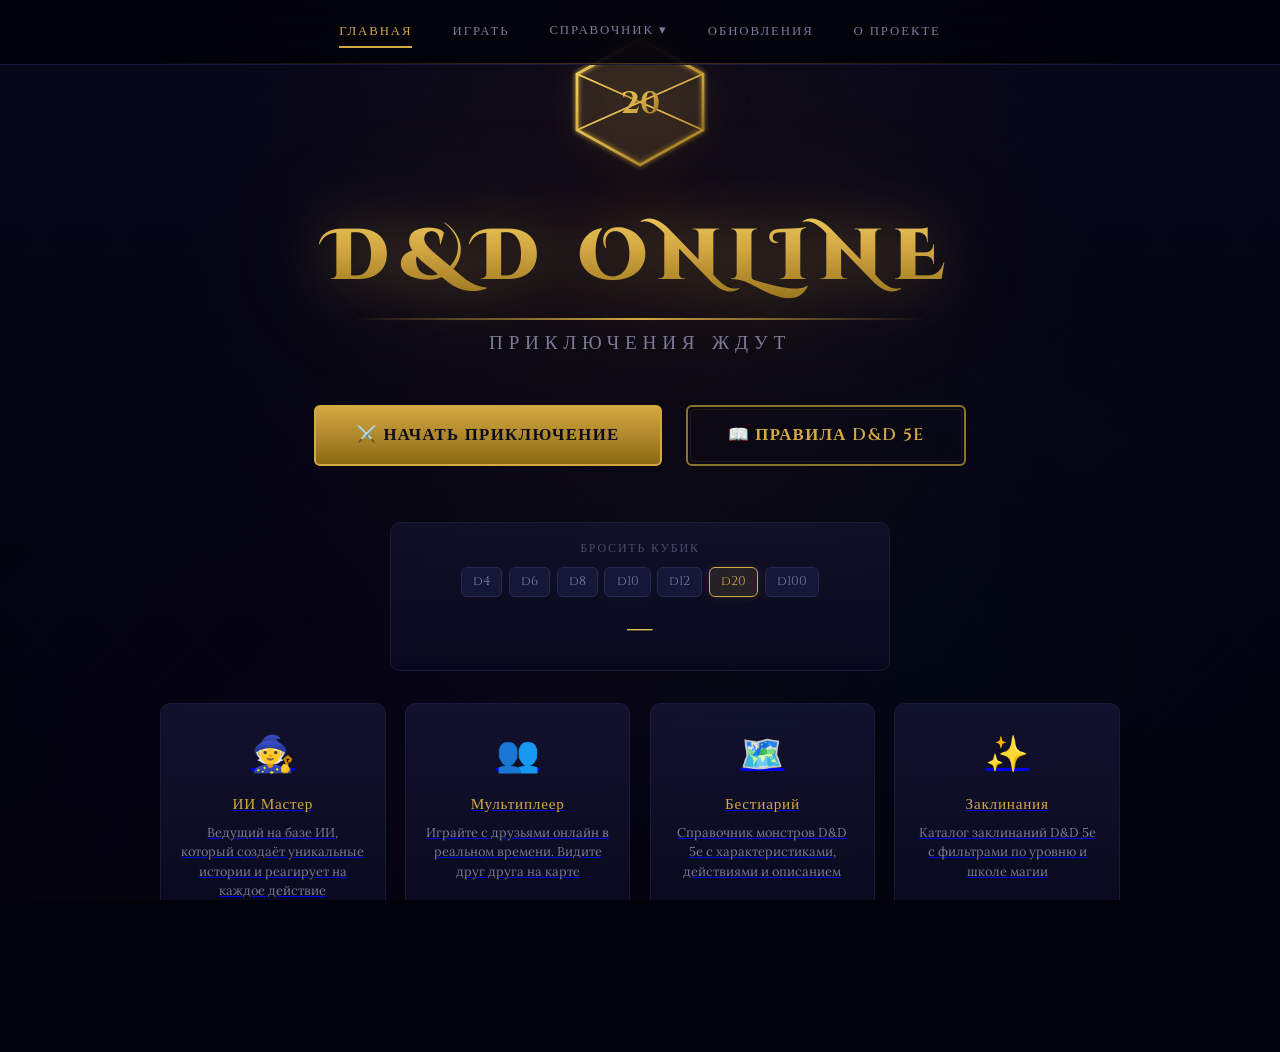
<file: index.html>
<!DOCTYPE html>
<html lang="ru">
<head>
    <meta charset="UTF-8">
    <meta name="viewport" content="width=device-width, initial-scale=1.0">
    <title>D&D Online — Приключения ждут</title>
    <link rel="stylesheet" href="css/style.css">
    <link rel="icon" href="data:image/svg+xml,<svg xmlns='http://www.w3.org/2000/svg' viewBox='0 0 100 100'><text y='.9em' font-size='90'>🎲</text></svg>">
</head>
<body>
    <canvas id="particles-bg"></canvas>

    <nav class="landing-nav" id="mainNav">
        <a href="index.html" class="nav-active">Главная</a>
        <a href="lobby.html">Играть</a>
        <div class="nav-dropdown">
            <a href="#" class="nav-drop-toggle">Справочник ▾</a>
            <div class="nav-drop-menu">
                <a href="rules.html">📖 Правила D&D 5e</a>
                <a href="bestiary.html">🐉 Бестиарий</a>
                <a href="spells.html">✨ Заклинания</a>
            </div>
        </div>
        <a href="changelog.html">Обновления</a>
        <a href="about.html">О проекте</a>
    </nav>

    <div class="landing">
        <div class="landing-content">
            <div class="landing-d20" id="heroD20">
                <svg viewBox="0 0 100 100" fill="none" xmlns="http://www.w3.org/2000/svg">
                    <defs>
                        <linearGradient id="d20grad" x1="0%" y1="0%" x2="100%" y2="100%">
                            <stop offset="0%" style="stop-color:#f0d060;stop-opacity:1" />
                            <stop offset="50%" style="stop-color:#d4a843;stop-opacity:1" />
                            <stop offset="100%" style="stop-color:#8b6914;stop-opacity:1" />
                        </linearGradient>
                        <filter id="d20glow">
                            <feGaussianBlur stdDeviation="2" result="blur"/>
                            <feMerge><feMergeNode in="blur"/><feMergeNode in="SourceGraphic"/></feMerge>
                        </filter>
                    </defs>
                    <polygon points="50,5 95,30 95,70 50,95 5,70 5,30" stroke="url(#d20grad)" stroke-width="2" fill="rgba(212,168,67,0.05)" filter="url(#d20glow)"/>
                    <polygon points="50,5 95,30 50,50 5,30" stroke="url(#d20grad)" stroke-width="1" fill="rgba(212,168,67,0.04)"/>
                    <polygon points="95,30 95,70 50,50" stroke="url(#d20grad)" stroke-width="1" fill="rgba(212,168,67,0.02)"/>
                    <polygon points="5,30 50,50 5,70" stroke="url(#d20grad)" stroke-width="1" fill="rgba(212,168,67,0.02)"/>
                    <polygon points="50,95 95,70 50,50 5,70" stroke="url(#d20grad)" stroke-width="1" fill="rgba(212,168,67,0.03)"/>
                    <text id="d20number" x="50" y="58" text-anchor="middle" fill="url(#d20grad)" font-family="Cinzel" font-size="22" font-weight="bold">20</text>
                </svg>
            </div>

            <h1 class="landing-logo">D&D ONLINE</h1>
            <p class="landing-subtitle" id="heroSubtitle"></p>

            <div class="landing-buttons">
                <a href="lobby.html" class="btn-primary">⚔️ Начать приключение</a>
                <a href="rules.html" class="btn-secondary">📖 Правила D&D 5e</a>
            </div>

            <!-- Interactive Dice Roller -->
            <div class="dice-roller" id="diceRoller">
                <div class="dice-roller-label">Бросить кубик</div>
                <div class="dice-roller-row">
                    <button class="dice-btn" data-dice="d4">d4</button>
                    <button class="dice-btn" data-dice="d6">d6</button>
                    <button class="dice-btn" data-dice="d8">d8</button>
                    <button class="dice-btn" data-dice="d10">d10</button>
                    <button class="dice-btn" data-dice="d12">d12</button>
                    <button class="dice-btn active" data-dice="d20">d20</button>
                    <button class="dice-btn" data-dice="d100">d100</button>
                </div>
                <div class="dice-roller-result" id="diceResult">—</div>
            </div>

            <div class="landing-features">
                <a href="lobby.html" class="feature-card">
                    <div class="feature-icon">🧙</div>
                    <div class="feature-title">ИИ Мастер</div>
                    <div class="feature-desc">Ведущий на базе ИИ, который создаёт уникальные истории и реагирует на каждое действие</div>
                </a>
                <a href="lobby.html" class="feature-card">
                    <div class="feature-icon">👥</div>
                    <div class="feature-title">Мультиплеер</div>
                    <div class="feature-desc">Играйте с друзьями онлайн в реальном времени. Видите друг друга на карте</div>
                </a>
                <a href="bestiary.html" class="feature-card">
                    <div class="feature-icon">🗺️</div>
                    <div class="feature-title">Бестиарий</div>
                    <div class="feature-desc">Справочник монстров D&D 5e с характеристиками, действиями и описанием</div>
                </a>
                <a href="spells.html" class="feature-card">
                    <div class="feature-icon">✨</div>
                    <div class="feature-title">Заклинания</div>
                    <div class="feature-desc">Каталог заклинаний D&D 5e с фильтрами по уровню и школе магии</div>
                </a>
            </div>

            <!-- Stats Counter -->
            <div class="stats-counter">
                <div class="counter-item">
                    <div class="counter-value" data-target="30">0</div>
                    <div class="counter-label">Рас</div>
                </div>
                <div class="counter-item">
                    <div class="counter-value" data-target="12">0</div>
                    <div class="counter-label">Классов</div>
                </div>
                <div class="counter-item">
                    <div class="counter-value" data-target="8">0</div>
                    <div class="counter-label">Кампаний</div>
                </div>
                <div class="counter-item">
                    <div class="counter-value" data-target="50">0</div>
                    <div class="counter-label">Монстров</div>
                </div>
            </div>
        </div>
    </div>

    <script>
    // ===== Animated Particles =====
    (function() {
        const canvas = document.getElementById('particles-bg');
        if (!canvas) return;
        const ctx = canvas.getContext('2d');
        let W, H, particles = [];
        function resize() { W = canvas.width = window.innerWidth; H = canvas.height = window.innerHeight; }
        resize(); window.addEventListener('resize', resize);
        class P {
            constructor() { this.reset(); }
            reset() { this.x = Math.random()*W; this.y = Math.random()*H; this.s = Math.random()*2+0.5; this.vx = (Math.random()-0.5)*0.3; this.vy = (Math.random()-0.5)*0.3-0.1; this.o = Math.random()*0.4+0.1; this.l = Math.random()*300+100; this.ml = this.l; this.hue = Math.random()>0.7?40:30; }
            update() { this.x+=this.vx; this.y+=this.vy; this.l--; if(this.l<=0||this.x<0||this.x>W||this.y<0||this.y>H) this.reset(); }
            draw() { const f=Math.min(1,this.l/(this.ml*0.3)); ctx.globalAlpha=this.o*f; ctx.fillStyle=`hsl(${this.hue},70%,60%)`; ctx.beginPath(); ctx.arc(this.x,this.y,this.s,0,Math.PI*2); ctx.fill(); }
        }
        for(let i=0;i<60;i++) particles.push(new P());
        function a() { ctx.clearRect(0,0,W,H); particles.forEach(p=>{p.update();p.draw();}); ctx.globalAlpha=1; requestAnimationFrame(a); }
        a();
    })();

    // ===== Typing Effect for Subtitle =====
    (function() {
        const el = document.getElementById('heroSubtitle');
        if (!el) return;
        const text = 'Приключения ждут за порогом';
        let i = 0;
        el.textContent = '';
        function type() {
            if (i < text.length) {
                el.textContent += text[i];
                i++;
                setTimeout(type, 60 + Math.random() * 40);
            }
        }
        setTimeout(type, 800);
    })();

    // ===== D20 Parallax on Mouse =====
    (function() {
        const d20 = document.getElementById('heroD20');
        if (!d20) return;
        document.addEventListener('mousemove', e => {
            const cx = window.innerWidth / 2, cy = window.innerHeight / 2;
            const dx = (e.clientX - cx) / cx, dy = (e.clientY - cy) / cy;
            d20.style.transform = `translateY(${Math.sin(Date.now()/1000)*8 - 10}px) rotate(${dx * 8}deg)`;
        });
    })();

    // ===== Dice Roller =====
    (function() {
        const resultEl = document.getElementById('diceResult');
        const d20num = document.getElementById('d20number');
        let selectedDice = 20;

        document.querySelectorAll('.dice-btn').forEach(btn => {
            btn.addEventListener('click', () => {
                document.querySelectorAll('.dice-btn').forEach(b => b.classList.remove('active'));
                btn.classList.add('active');
                selectedDice = parseInt(btn.dataset.dice.replace('d', ''));
            });
        });

        document.getElementById('heroD20')?.addEventListener('click', () => {
            if (!resultEl) return;
            resultEl.classList.add('rolling');
            const max = selectedDice || 20;
            let rolls = 0;
            const interval = setInterval(() => {
                const val = Math.floor(Math.random() * max) + 1;
                resultEl.textContent = val;
                if (d20num) d20num.textContent = val;
                rolls++;
                if (rolls > 12) {
                    clearInterval(interval);
                    const final = Math.floor(Math.random() * max) + 1;
                    resultEl.textContent = final;
                    if (d20num) d20num.textContent = final;
                    resultEl.classList.remove('rolling');
                    if (final === max) {
                        resultEl.classList.add('crit');
                        resultEl.textContent = '🎉 ' + final + ' — Крит!';
                        setTimeout(() => resultEl.classList.remove('crit'), 2000);
                    } else if (final === 1) {
                        resultEl.classList.add('fail');
                        resultEl.textContent = '💀 ' + final + ' — Провал!';
                        setTimeout(() => resultEl.classList.remove('fail'), 2000);
                    }
                }
            }, 60);
        });
    })();

    // ===== Animated Counters =====
    (function() {
        const counters = document.querySelectorAll('.counter-value');
        const observer = new IntersectionObserver(entries => {
            entries.forEach(entry => {
                if (entry.isIntersecting) {
                    const el = entry.target;
                    const target = parseInt(el.dataset.target);
                    let current = 0;
                    const step = Math.max(1, Math.floor(target / 30));
                    const timer = setInterval(() => {
                        current += step;
                        if (current >= target) { current = target; clearInterval(timer); }
                        el.textContent = current + '+';
                    }, 50);
                    observer.unobserve(el);
                }
            });
        });
        counters.forEach(c => observer.observe(c));
    })();

    // ===== Nav Dropdown =====
    (function() {
        document.querySelectorAll('.nav-dropdown').forEach(dd => {
            dd.addEventListener('mouseenter', () => dd.classList.add('open'));
            dd.addEventListener('mouseleave', () => dd.classList.remove('open'));
            dd.addEventListener('click', () => dd.classList.toggle('open'));
        });
    })();
    </script>
</body>
</html>
</file>
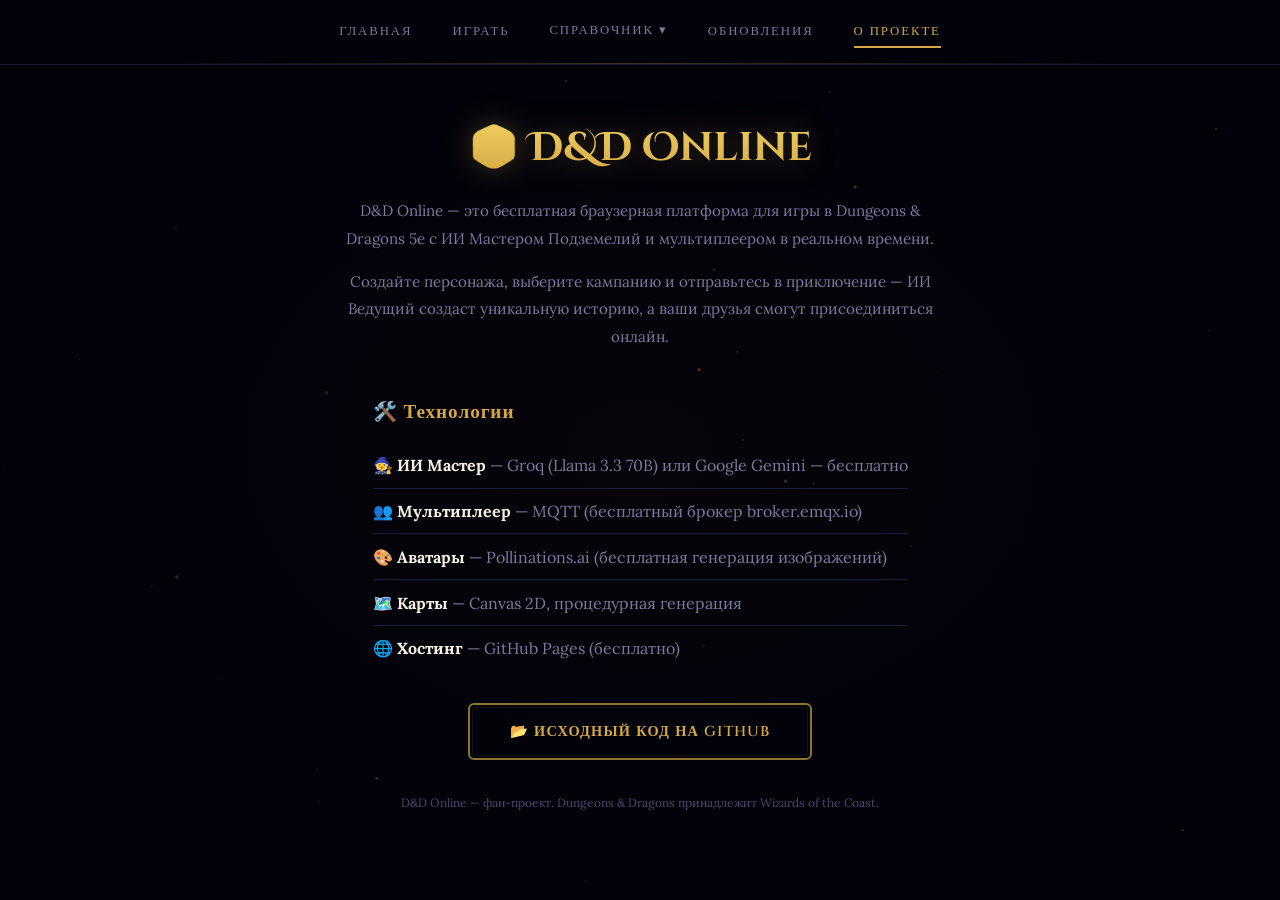
<file: about.html>
<!DOCTYPE html>
<html lang="ru">
<head>
    <meta charset="UTF-8">
    <meta name="viewport" content="width=device-width, initial-scale=1.0">
    <title>D&D Online — О проекте</title>
    <link rel="stylesheet" href="css/style.css">
    <link rel="icon" href="data:image/svg+xml,<svg xmlns='http://www.w3.org/2000/svg' viewBox='0 0 100 100'><text y='.9em' font-size='90'>🎲</text></svg>">
</head>
<body>
    <canvas id="particles-bg"></canvas>
    <nav class="landing-nav">
    <a href="index.html">Главная</a>
    <a href="lobby.html">Играть</a>
    <div class="nav-dropdown">
        <a href="#" class="nav-drop-toggle">Справочник ▾</a>
        <div class="nav-drop-menu">
            <a href="rules.html">📖 Правила D&D 5e</a>
            <a href="bestiary.html">🐉 Бестиарий</a>
            <a href="spells.html">✨ Заклинания</a>
        </div>
    </div>
    <a href="changelog.html">Обновления</a>
    <a href="about.html" class="nav-active">О проекте</a>
</nav>

    <div class="about-page" style="padding-top:5rem;">
        <h1>🎲 D&D Online</h1>
        <p>D&D Online — это бесплатная браузерная платформа для игры в Dungeons & Dragons 5e с ИИ Мастером Подземелий и мультиплеером в реальном времени.</p>
        <p>Создайте персонажа, выберите кампанию и отправьтесь в приключение — ИИ Ведущий создаст уникальную историю, а ваши друзья смогут присоединиться онлайн.</p>

        <div style="margin-top:2rem;text-align:left;max-width:600px;">
            <h2 style="font-family:var(--font-heading);color:var(--accent-gold);font-size:1.2rem;margin-bottom:1rem;letter-spacing:0.05em;">🛠️ Технологии</h2>
            <ul style="color:var(--text-dim);line-height:2;list-style:none;padding:0;">
                <li style="padding:0.4rem 0;border-bottom:1px solid var(--border-subtle);"><strong style="color:var(--text-ivory);">🧙 ИИ Мастер</strong> — Groq (Llama 3.3 70B) или Google Gemini — бесплатно</li>
                <li style="padding:0.4rem 0;border-bottom:1px solid var(--border-subtle);"><strong style="color:var(--text-ivory);">👥 Мультиплеер</strong> — MQTT (бесплатный брокер broker.emqx.io)</li>
                <li style="padding:0.4rem 0;border-bottom:1px solid var(--border-subtle);"><strong style="color:var(--text-ivory);">🎨 Аватары</strong> — Pollinations.ai (бесплатная генерация изображений)</li>
                <li style="padding:0.4rem 0;border-bottom:1px solid var(--border-subtle);"><strong style="color:var(--text-ivory);">🗺️ Карты</strong> — Canvas 2D, процедурная генерация</li>
                <li style="padding:0.4rem 0;"><strong style="color:var(--text-ivory);">🌐 Хостинг</strong> — GitHub Pages (бесплатно)</li>
            </ul>
        </div>

        <div style="margin-top:2rem;">
            <a href="https://github.com/denissakun65-sys/dnd-online" target="_blank" class="btn-secondary" style="font-size:0.9rem;">📂 Исходный код на GitHub</a>
        </div>

        <p style="margin-top:2rem;font-size:0.75rem;color:var(--text-ghost);">D&D Online — фан-проект. Dungeons & Dragons принадлежит Wizards of the Coast.</p>
    </div>

    <script>
    (function() {
        const canvas = document.getElementById('particles-bg');
        if (!canvas) return;
        const ctx = canvas.getContext('2d');
        let W, H, particles = [];
        function resize() { W = canvas.width = window.innerWidth; H = canvas.height = window.innerHeight; }
        resize();
        window.addEventListener('resize', resize);
        class P {
            constructor() { this.reset(); }
            reset() { this.x = Math.random()*W; this.y = Math.random()*H; this.s = Math.random()*1.5+0.3; this.vx = (Math.random()-0.5)*0.2; this.vy = -Math.random()*0.2-0.05; this.o = Math.random()*0.25+0.05; this.l = Math.random()*200+80; this.ml = this.l; }
            update() { this.x+=this.vx; this.y+=this.vy; this.l--; if(this.l<=0||this.x<0||this.x>W||this.y<0||this.y>H) this.reset(); }
            draw() { const f=Math.min(1,this.l/(this.ml*0.3)); ctx.globalAlpha=this.o*f; ctx.fillStyle='#d4a843'; ctx.beginPath(); ctx.arc(this.x,this.y,this.s,0,Math.PI*2); ctx.fill(); }
        }
        for(let i=0;i<35;i++) particles.push(new P());
        function a() { ctx.clearRect(0,0,W,H); particles.forEach(p=>{p.update();p.draw();}); ctx.globalAlpha=1; requestAnimationFrame(a); }
        a();
    })();
    </script>
</body>
</html>
</file>
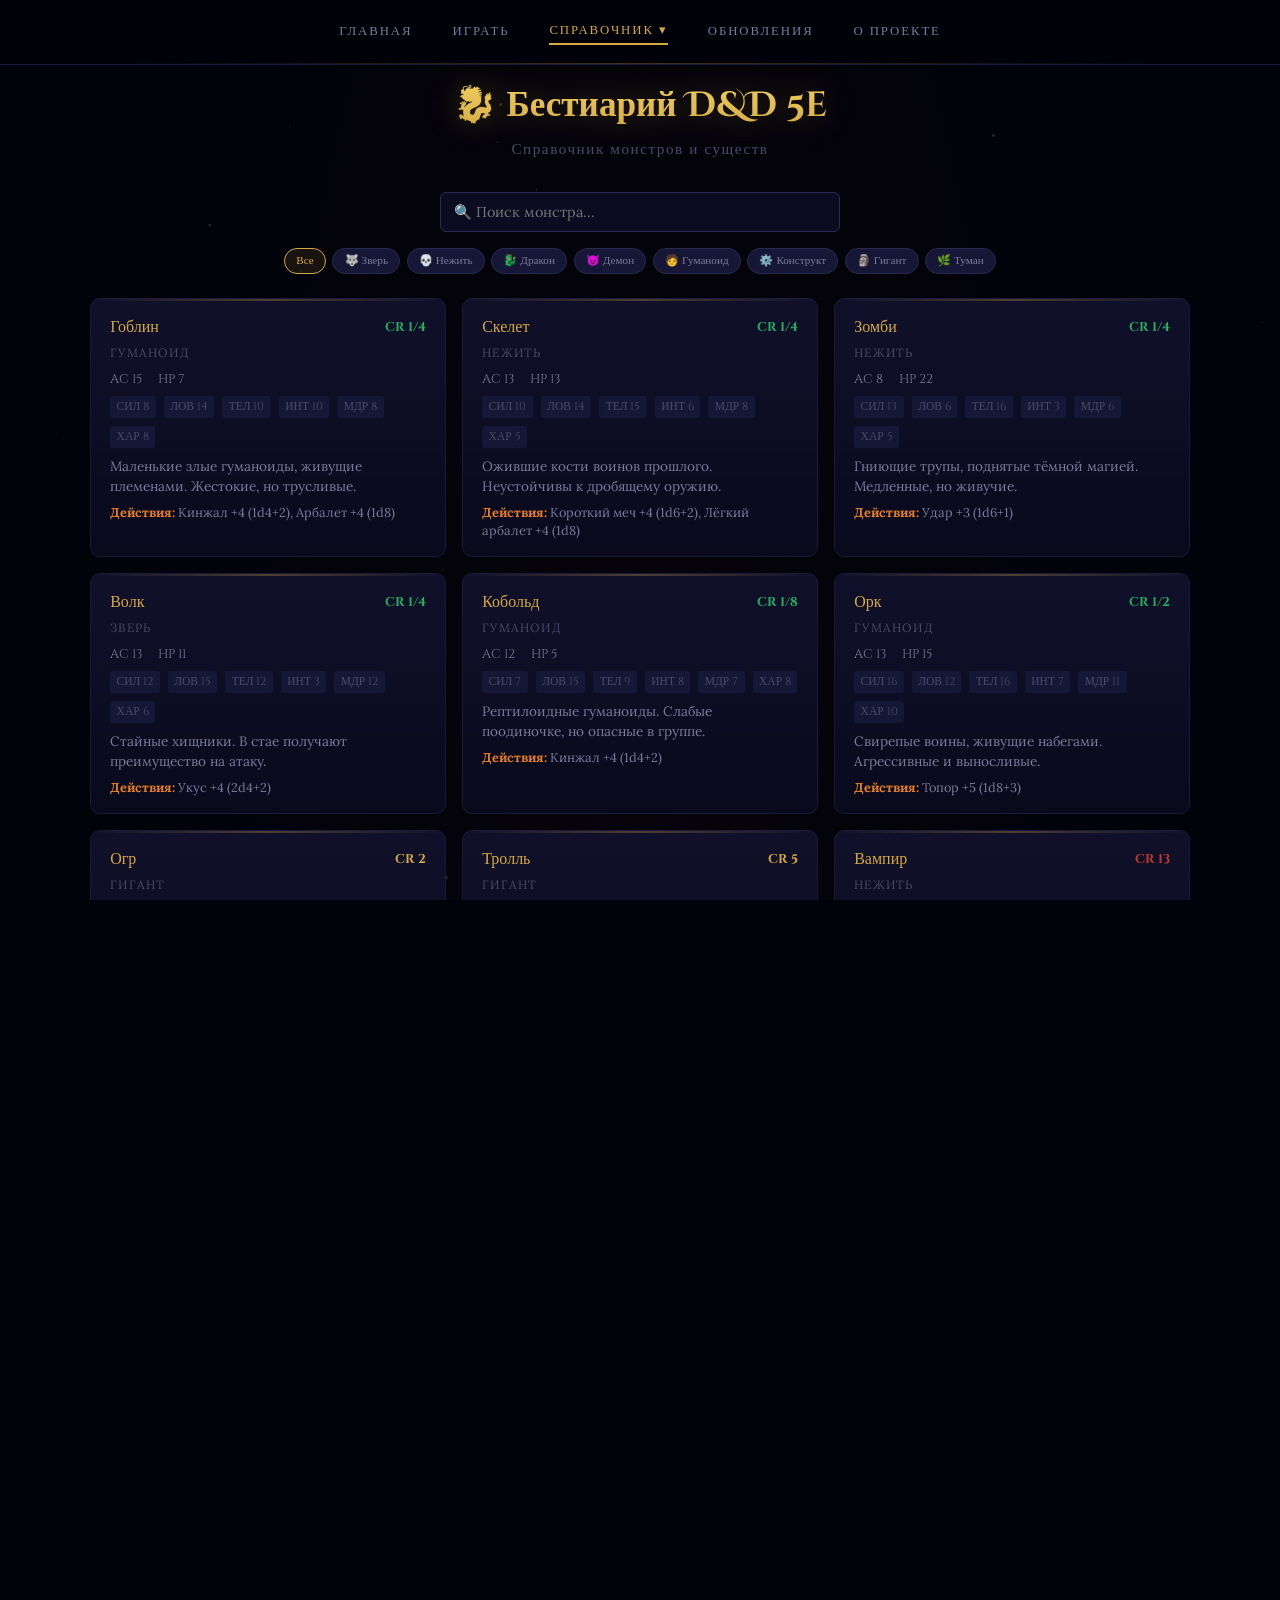
<file: bestiary.html>
<!DOCTYPE html>
<html lang="ru">
<head>
    <meta charset="UTF-8">
    <meta name="viewport" content="width=device-width, initial-scale=1.0">
    <title>D&D Online — Бестиарий</title>
    <link rel="stylesheet" href="css/style.css">
    <link rel="icon" href="data:image/svg+xml,<svg xmlns='http://www.w3.org/2000/svg' viewBox='0 0 100 100'><text y='.9em' font-size='90'>🎲</text></svg>">
</head>
<body>
<canvas id="particles-bg"></canvas>
<nav class="landing-nav">
    <a href="index.html">Главная</a>
    <a href="lobby.html">Играть</a>
    <div class="nav-dropdown">
        <a href="#" class="nav-drop-toggle nav-active">Справочник ▾</a>
        <div class="nav-drop-menu">
            <a href="rules.html">📖 Правила D&D 5e</a>
            <a href="bestiary.html">🐉 Бестиарий</a>
            <a href="spells.html">✨ Заклинания</a>
        </div>
    </div>
    <a href="changelog.html">Обновления</a>
    <a href="about.html">О проекте</a>
</nav>
<div class="content-page">
    <h1>🐉 Бестиарий D&D 5e</h1>
    <p class="content-subtitle">Справочник монстров и существ</p>
    <div class="search-bar">
        <input type="text" id="monsterSearch" class="form-input" placeholder="🔍 Поиск монстра...">
        <div class="filter-chips" id="typeFilters">
            <button class="chip active" data-type="all">Все</button>
            <button class="chip" data-type="Зверь">🐺 Зверь</button>
            <button class="chip" data-type="Нежить">💀 Нежить</button>
            <button class="chip" data-type="Дракон">🐉 Дракон</button>
            <button class="chip" data-type="Демон">😈 Демон</button>
            <button class="chip" data-type="Гуманоид">🧑 Гуманоид</button>
            <button class="chip" data-type="Конструкт">⚙️ Конструкт</button>
            <button class="chip" data-type="Гигант">🗿 Гигант</button>
            <button class="chip" data-type="Туман">🌿 Туман</button>
        </div>
    </div>
    <div class="bestiary-grid" id="bestiaryGrid"></div>
</div>
<script>
const M=[
{n:"Гоблин",t:"Гуманоид",cr:"1/4",ac:15,hp:7,s:8,d:14,c:10,i:10,w:8,ch:8,desc:"Маленькие злые гуманоиды, живущие племенами. Жестокие, но трусливые.",a:"Кинжал +4 (1d4+2), Арбалет +4 (1d8)"},
{n:"Скелет",t:"Нежить",cr:"1/4",ac:13,hp:13,s:10,d:14,c:15,i:6,w:8,ch:5,desc:"Ожившие кости воинов прошлого. Неустойчивы к дробящему оружию.",a:"Короткий меч +4 (1d6+2), Лёгкий арбалет +4 (1d8)"},
{n:"Зомби",t:"Нежить",cr:"1/4",ac:8,hp:22,s:13,d:6,c:16,i:3,w:6,ch:5,desc:"Гниющие трупы, поднятые тёмной магией. Медленные, но живучие.",a:"Удар +3 (1d6+1)"},
{n:"Волк",t:"Зверь",cr:"1/4",ac:13,hp:11,s:12,d:15,c:12,i:3,w:12,ch:6,desc:"Стайные хищники. В стае получают преимущество на атаку.",a:"Укус +4 (2d4+2)"},
{n:"Кобольд",t:"Гуманоид",cr:"1/8",ac:12,hp:5,s:7,d:15,c:9,i:8,w:7,ch:8,desc:"Рептилоидные гуманоиды. Слабые поодиночке, но опасные в группе.",a:"Кинжал +4 (1d4+2)"},
{n:"Орк",t:"Гуманоид",cr:"1/2",ac:13,hp:15,s:16,d:12,c:16,i:7,w:11,ch:10,desc:"Свирепые воины, живущие набегами. Агрессивные и выносливые.",a:"Топор +5 (1d8+3)"},
{n:"Огр",t:"Гигант",cr:"2",ac:11,hp:59,s:19,d:8,c:16,i:5,w:7,ch:7,desc:"Огромные и тупые. Любят есть людей. Очень сильные.",a:"Дубина +6 (2d6+4)"},
{n:"Тролль",t:"Гигант",cr:"5",ac:15,hp:84,s:18,d:13,c:20,i:7,w:9,ch:7,desc:"Регенерируют каждый ход, если не получают урон огнём или кислотой.",a:"Когти +7 (2d6+4), Укус +7 (2d6+4)"},
{n:"Вампир",t:"Нежить",cr:"13",ac:16,hp:144,s:18,d:18,c:18,i:17,w:15,ch:18,desc:"Аристократы тьмы. Пьют кровь, контролируют летучих мышей и волков.",a:"Укус +9 (1d8+4 + 3d6 некротического), Когти +9 (1d8+4)"},
{n:"Лич",t:"Нежить",cr:"21",ac:17,hp:135,s:11,d:16,c:16,i:20,w:14,ch:16,desc:"Маги, обретшие бессмертие через филактерию. Невероятно опасные заклинатели.",a:"Парализующее касание +12 (1d8+5), Заклинания"},
{n:"Красный Дракон (Взрослый)",t:"Дракон",cr:"17",ac:19,hp:256,s:27,d:10,c:25,i:16,w:13,ch:21,desc:"Огнедышащие драконы. Самые жадные и агрессивные из хроматических драконов.",a:"Укус +14 (2d10+8), Когти +14 (2d6+8), Огненное дыхание 18d6"},
{n:"Синий Дракон (Взрослый)",t:"Дракон",cr:"16",ac:19,hp:225,s:25,d:10,c:23,i:16,w:15,ch:19,desc:"Дышат молнией. Обитают в пустынях. Любят устраивать засады.",a:"Укус +13 (2d10+7), Когти +13 (2d6+7), Молниеносное дыхание 16d6"},
{n:"Бегемот",t:"Демон",cr:"21",ac:18,hp:180,s:26,d:14,c:22,i:14,w:12,ch:16,desc:"Огромные демоны разрушения. Вызывают огненный дождь и телепортируются.",a:"Укус +14 (2d10+8), Когти +14 (2d8+8), Огненный дождь 7d6"},
{n:"Голем Железа",t:"Конструкт",cr:"16",ac:20,hp:210,s:24,d:9,c:20,i:3,w:11,ch:1,desc:"Непробиваемые магические конструкции. Иммунитет к огню, ядам и психике.",a:"Удар +13 (3d8+7), Дыхание ядом 8d8"},
{n:"Голем Камня",t:"Конструкт",cr:"10",ac:17,hp:178,s:22,d:9,c:20,i:3,w:11,ch:1,desc:"Массивные каменные стражи. Замедляют врагов магией.",a:"Удар +10 (3d8+6), Замедление DC 17"},
{n:"Медуза",t:"Туман",cr:"6",ac:15,hp:127,s:10,d:15,c:16,i:12,w:13,ch:15,desc:"Превращает в камень взглядом. Змеи вместо волос.",a:"Кинжал +5 (1d4+2), Каменный взгляд DC 14"},
{n:"Минотавр",t:"Туман",cr:"3",ac:14,hp:76,s:18,d:11,c:16,i:6,w:16,ch:9,desc:"Бычьи гуманоиды в лабиринтах. Наносят огромный урон при атаке с разбега.",a:"Топор +6 (2d12+4), Рога +6 (1d8+4)"},
{n:"Виверна",t:"Дракон",cr:"6",ac:13,hp:110,s:18,d:10,c:16,i:5,w:12,ch:6,desc:"Летающие хищники с ядовитым хвостом. Не драконы, но родственники.",a:"Укус +7 (2d6+4), Жало +7 (2d6+4 + 3d6 яд DC 15)"},
{n:"Разумный Меч",t:"Конструкт",cr:"5",ac:17,hp:33,s:12,d:15,c:12,i:14,w:13,ch:16,desc:"Магические мечи с собственным разумом. Подчиняют владельца и летают.",a:"Лезвие +6 (1d8+2 + 2d6 психического)"},
{n:"Василиск",t:"Туман",cr:"3",ac:15,hp:52,s:16,d:8,c:15,i:2,w:8,ch:7,desc:"Ящерицы, чей взгляд превращает в камень. Медленные, но смертельные.",a:"Укус +5 (2d6+3), Каменный взгляд DC 12"},
{n:"Гриффон",t:"Зверь",cr:"2",ac:12,hp:59,s:18,d:15,c:16,i:3,w:13,ch:8,desc:"Полу-орёл, полу-лев. Горды и свирепы. Приручаются для полётов.",a:"Клюв +5 (1d8+4), Когти +5 (2d6+4)"},
{n:"Гигантский Паук",t:"Зверь",cr:"1",ac:14,hp:26,s:14,d:16,c:12,i:2,w:11,ch:4,desc:"Огромные пауки, плетущие сети. Ядовиты и прыгучи.",a:"Укус +5 (1d6+2 + 2d6 яд DC 11)"},
{n:"Бандит",t:"Гуманоид",cr:"1/8",ac:12,hp:11,s:11,d:12,c:12,i:10,w:10,ch:10,desc:"Разбойники на дорогах. Слабые, но в банде опасны.",a:"Короткий меч +3 (1d6+1), Арбалет +3 (1d8)"},
{n:"Культист",t:"Гуманоид",cr:"1/8",ac:12,hp:9,s:11,d:12,c:10,i:10,w:11,ch:10,desc:"Поклонники тёмных сил. Пользуются ритуалами и жертвоприношениями.",a:"Кинжал +3 (1d4+1)"},
{n:"Водный Элементаль",t:"Туман",cr:"5",ac:14,hp:114,s:18,d:14,c:18,i:5,w:10,ch:8,desc:"Существа из чистой воды. Могут затягивать врагов в водоворот.",a:"Удар +7 (2d8+4), Захват DC 15"},
{n:"Огненный Элементаль",t:"Туман",cr:"5",ac:13,hp:102,s:10,d:17,c:16,i:6,w:10,ch:7,desc:"Существа из чистого пламени. Поджигают всё вокруг.",a:"Касание +6 (2d6+3 + 1d6 огонь), Поджог"},
{n:"Личинка",t:"Нежить",cr:"1/4",ac:8,hp:9,s:8,d:5,c:11,i:7,w:6,ch:2,desc:"Маленькие черви-нежить. Опасны в стае — могут парализовать.",a:"Укус +1 (1d6)"},
{n:"Тень",t:"Нежить",cr:"1/2",ac:12,hp:16,s:6,d:14,c:13,i:6,w:10,ch:6,desc:"Призрачные существа, вытягивающие силу. Сопротивление ко всему, кроме излучения и магического оружия.",a:"Касание +4 (2d6+2 психического)"},
{n:"Горгулья",t:"Конструкт",cr:"2",ac:15,hp:52,s:15,d:11,c:16,i:6,w:11,ch:7,desc:"Каменные статуи, оживающие для нападения. Могут притворяться камнем.",a:"Укус +4 (1d6+2), Когти +4 (1d6+2), Рог +4 (1d6+2)"},
{n:"Верный Пёс",t:"Зверь",cr:"1/8",ac:12,hp:5,s:12,d:14,c:10,i:3,w:12,ch:6,desc:"Обычный пёс. Преданный друг и спутник приключенца.",a:"Укус +3 (1d4+1)"}
];

let activeType='all';
function render(filter=''){
    const g=document.getElementById('bestiaryGrid');if(!g)return;
    g.innerHTML='';
    const f=filter.toLowerCase();
    M.filter(m=>(activeType==='all'||m.t===activeType)&&(!f||m.n.toLowerCase().includes(f)||m.t.toLowerCase().includes(f))).forEach(m=>{
        const crColor=m.cr.includes('/')||parseInt(m.cr)<1?'var(--accent-green)':parseInt(m.cr)<=5?'var(--accent-gold)':parseInt(m.cr)<=10?'var(--accent-orange)':'var(--accent-red)';
        const d=document.createElement('div');d.className='monster-card';
        d.innerHTML=`<div class="monster-header"><span class="monster-name">${m.n}</span><span class="monster-cr" style="color:${crColor}">CR ${m.cr}</span></div>
        <div class="monster-type">${m.t}</div>
        <div class="monster-stats-row"><span>AC ${m.ac}</span><span>HP ${m.hp}</span></div>
        <div class="monster-abilities"><span>СИЛ ${m.s}</span><span>ЛОВ ${m.d}</span><span>ТЕЛ ${m.c}</span><span>ИНТ ${m.i}</span><span>МДР ${m.w}</span><span>ХАР ${m.ch}</span></div>
        <div class="monster-desc">${m.desc}</div>
        <div class="monster-actions"><strong>Действия:</strong> ${m.a}</div>`;
        g.appendChild(d);
    });
    if(!g.children.length) g.innerHTML='<p style="color:var(--text-dim);text-align:center;grid-column:1/-1;">Ничего не найдено</p>';
}
document.getElementById('monsterSearch')?.addEventListener('input',e=>render(e.target.value));
document.querySelectorAll('.chip').forEach(c=>c.addEventListener('click',()=>{document.querySelectorAll('.chip').forEach(x=>x.classList.remove('active'));c.classList.add('active');activeType=c.dataset.type;render(document.getElementById('monsterSearch')?.value||'');}));
render();
</script>
<script>(function(){const c=document.getElementById('particles-bg');if(!c)return;const x=c.getContext('2d');let W,H,p=[];function r(){W=c.width=innerWidth;H=c.height=innerHeight}r();onresize=r;class P{constructor(){this.reset()}reset(){this.x=Math.random()*W;this.y=Math.random()*H;this.s=Math.random()*1.5+.3;this.vx=(Math.random()-.5)*.2;this.vy=-Math.random()*.2-.05;this.o=Math.random()*.25+.05;this.l=Math.random()*200+80;this.ml=this.l}update(){this.x+=this.vx;this.y+=this.vy;this.l--;if(this.l<=0||this.x<0||this.x>W||this.y<0||this.y>H)this.reset()}draw(){const f=Math.min(1,this.l/(this.ml*.3));x.globalAlpha=this.o*f;x.fillStyle='#d4a843';x.beginPath();x.arc(this.x,this.y,this.s,0,Math.PI*2);x.fill()}}for(let i=0;i<35;i++)p.push(new P());!function a(){x.clearRect(0,0,W,H);p.forEach(p=>{p.update();p.draw()});x.globalAlpha=1;requestAnimationFrame(a)}()})();
</script>
</body>
</html>
</file>
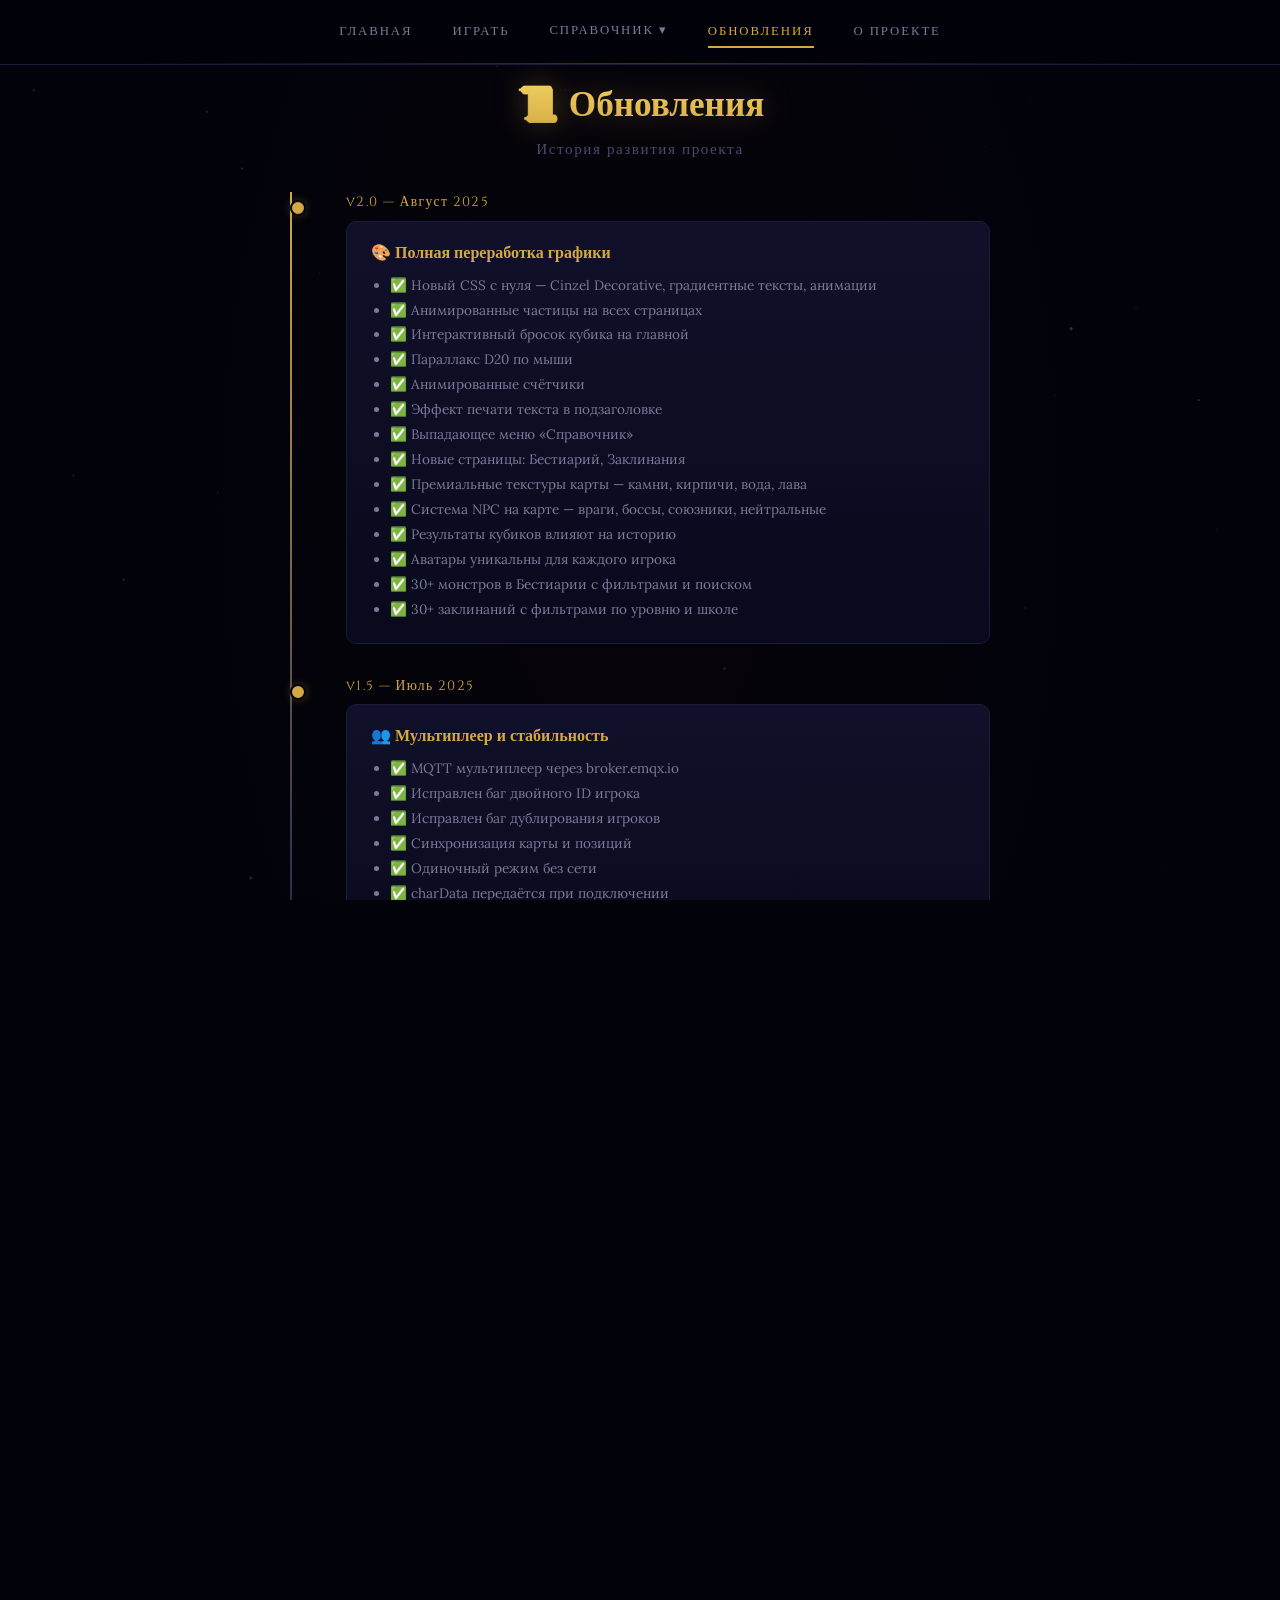
<file: changelog.html>
<!DOCTYPE html>
<html lang="ru">
<head>
    <meta charset="UTF-8">
    <meta name="viewport" content="width=device-width, initial-scale=1.0">
    <title>D&D Online — Обновления</title>
    <link rel="stylesheet" href="css/style.css">
    <link rel="icon" href="data:image/svg+xml,<svg xmlns='http://www.w3.org/2000/svg' viewBox='0 0 100 100'><text y='.9em' font-size='90'>🎲</text></svg>">
</head>
<body>
<canvas id="particles-bg"></canvas>
<nav class="landing-nav">
    <a href="index.html">Главная</a>
    <a href="lobby.html">Играть</a>
    <div class="nav-dropdown">
        <a href="#" class="nav-drop-toggle">Справочник ▾</a>
        <div class="nav-drop-menu">
            <a href="rules.html">📖 Правила D&D 5e</a>
            <a href="bestiary.html">🐉 Бестиарий</a>
            <a href="spells.html">✨ Заклинания</a>
        </div>
    </div>
    <a href="changelog.html" class="nav-active">Обновления</a>
    <a href="about.html">О проекте</a>
</nav>
<div class="content-page">
    <h1>📜 Обновления</h1>
    <p class="content-subtitle">История развития проекта</p>
    <div class="timeline">
        <div class="timeline-item">
            <div class="timeline-date">v2.0 — Август 2025</div>
            <div class="timeline-card">
                <h3>🎨 Полная переработка графики</h3>
                <ul>
                    <li>✅ Новый CSS с нуля — Cinzel Decorative, градиентные тексты, анимации</li>
                    <li>✅ Анимированные частицы на всех страницах</li>
                    <li>✅ Интерактивный бросок кубика на главной</li>
                    <li>✅ Параллакс D20 по мыши</li>
                    <li>✅ Анимированные счётчики</li>
                    <li>✅ Эффект печати текста в подзаголовке</li>
                    <li>✅ Выпадающее меню «Справочник»</li>
                    <li>✅ Новые страницы: Бестиарий, Заклинания</li>
                    <li>✅ Премиальные текстуры карты — камни, кирпичи, вода, лава</li>
                    <li>✅ Система NPC на карте — враги, боссы, союзники, нейтральные</li>
                    <li>✅ Результаты кубиков влияют на историю</li>
                    <li>✅ Аватары уникальны для каждого игрока</li>
                    <li>✅ 30+ монстров в Бестиарии с фильтрами и поиском</li>
                    <li>✅ 30+ заклинаний с фильтрами по уровню и школе</li>
                </ul>
            </div>
        </div>
        <div class="timeline-item">
            <div class="timeline-date">v1.5 — Июль 2025</div>
            <div class="timeline-card">
                <h3>👥 Мультиплеер и стабильность</h3>
                <ul>
                    <li>✅ MQTT мультиплеер через broker.emqx.io</li>
                    <li>✅ Исправлен баг двойного ID игрока</li>
                    <li>✅ Исправлен баг дублирования игроков</li>
                    <li>✅ Синхронизация карты и позиций</li>
                    <li>✅ Одиночный режим без сети</li>
                    <li>✅ charData передаётся при подключении</li>
                    <li>✅ Голосовой чат (индикаторы)</li>
                    <li>✅ Обучение для новых игроков (7 шагов)</li>
                </ul>
            </div>
        </div>
        <div class="timeline-item">
            <div class="timeline-date">v1.0 — Июнь 2025</div>
            <div class="timeline-card">
                <h3>🚀 Первый релиз</h3>
                <ul>
                    <li>✅ Создание персонажа: 30+ рас, 12 классов</li>
                    <li>✅ ИИ Мастер на Groq/Gemini</li>
                    <li>✅ 8 кампаний с уникальными предысториями</li>
                    <li>✅ Карта 60x60, 8 типов генерации</li>
                    <li>✅ Point buy, 4d6, стандартный массив</li>
                    <li>✅ ИИ-аватары через Pollinations.ai</li>
                    <li>✅ Хостинг на GitHub Pages</li>
                </ul>
            </div>
        </div>
        <div class="timeline-item timeline-future">
            <div class="timeline-date">🔮 В планах</div>
            <div class="timeline-card">
                <h3>⚡ Будущие обновления</h3>
                <ul>
                    <li>🔲 Боевая система (HP, инициатива, AC)</li>
                    <li>🔲 Лист персонажа в игре</li>
                    <li>🔲 WebRTC для реального голосового чата</li>
                    <li>🔲 Инвентарь и предметы</li>
                    <li>🔲 Сохранение прогресса</li>
                    <li>🔲 Больше заклинаний и монстров</li>
                    <li>🔲 Пользовательские карты</li>
                    <li>🔲 Музыкальное сопровождение</li>
                </ul>
            </div>
        </div>
    </div>
</div>
<script>(function(){const c=document.getElementById('particles-bg');if(!c)return;const x=c.getContext('2d');let W,H,p=[];function r(){W=c.width=innerWidth;H=c.height=innerHeight}r();onresize=r;class P{constructor(){this.reset()}reset(){this.x=Math.random()*W;this.y=Math.random()*H;this.s=Math.random()*1.5+.3;this.vx=(Math.random()-.5)*.2;this.vy=-Math.random()*.2-.05;this.o=Math.random()*.25+.05;this.l=Math.random()*200+80;this.ml=this.l}update(){this.x+=this.vx;this.y+=this.vy;this.l--;if(this.l<=0||this.x<0||this.x>W||this.y<0||this.y>H)this.reset()}draw(){const f=Math.min(1,this.l/(this.ml*.3));x.globalAlpha=this.o*f;x.fillStyle='#d4a843';x.beginPath();x.arc(this.x,this.y,this.s,0,Math.PI*2);x.fill()}}for(let i=0;i<35;i++)p.push(new P());!function a(){x.clearRect(0,0,W,H);p.forEach(p=>{p.update();p.draw()});x.globalAlpha=1;requestAnimationFrame(a)}()})();
</script>
</body>
</html>
</file>
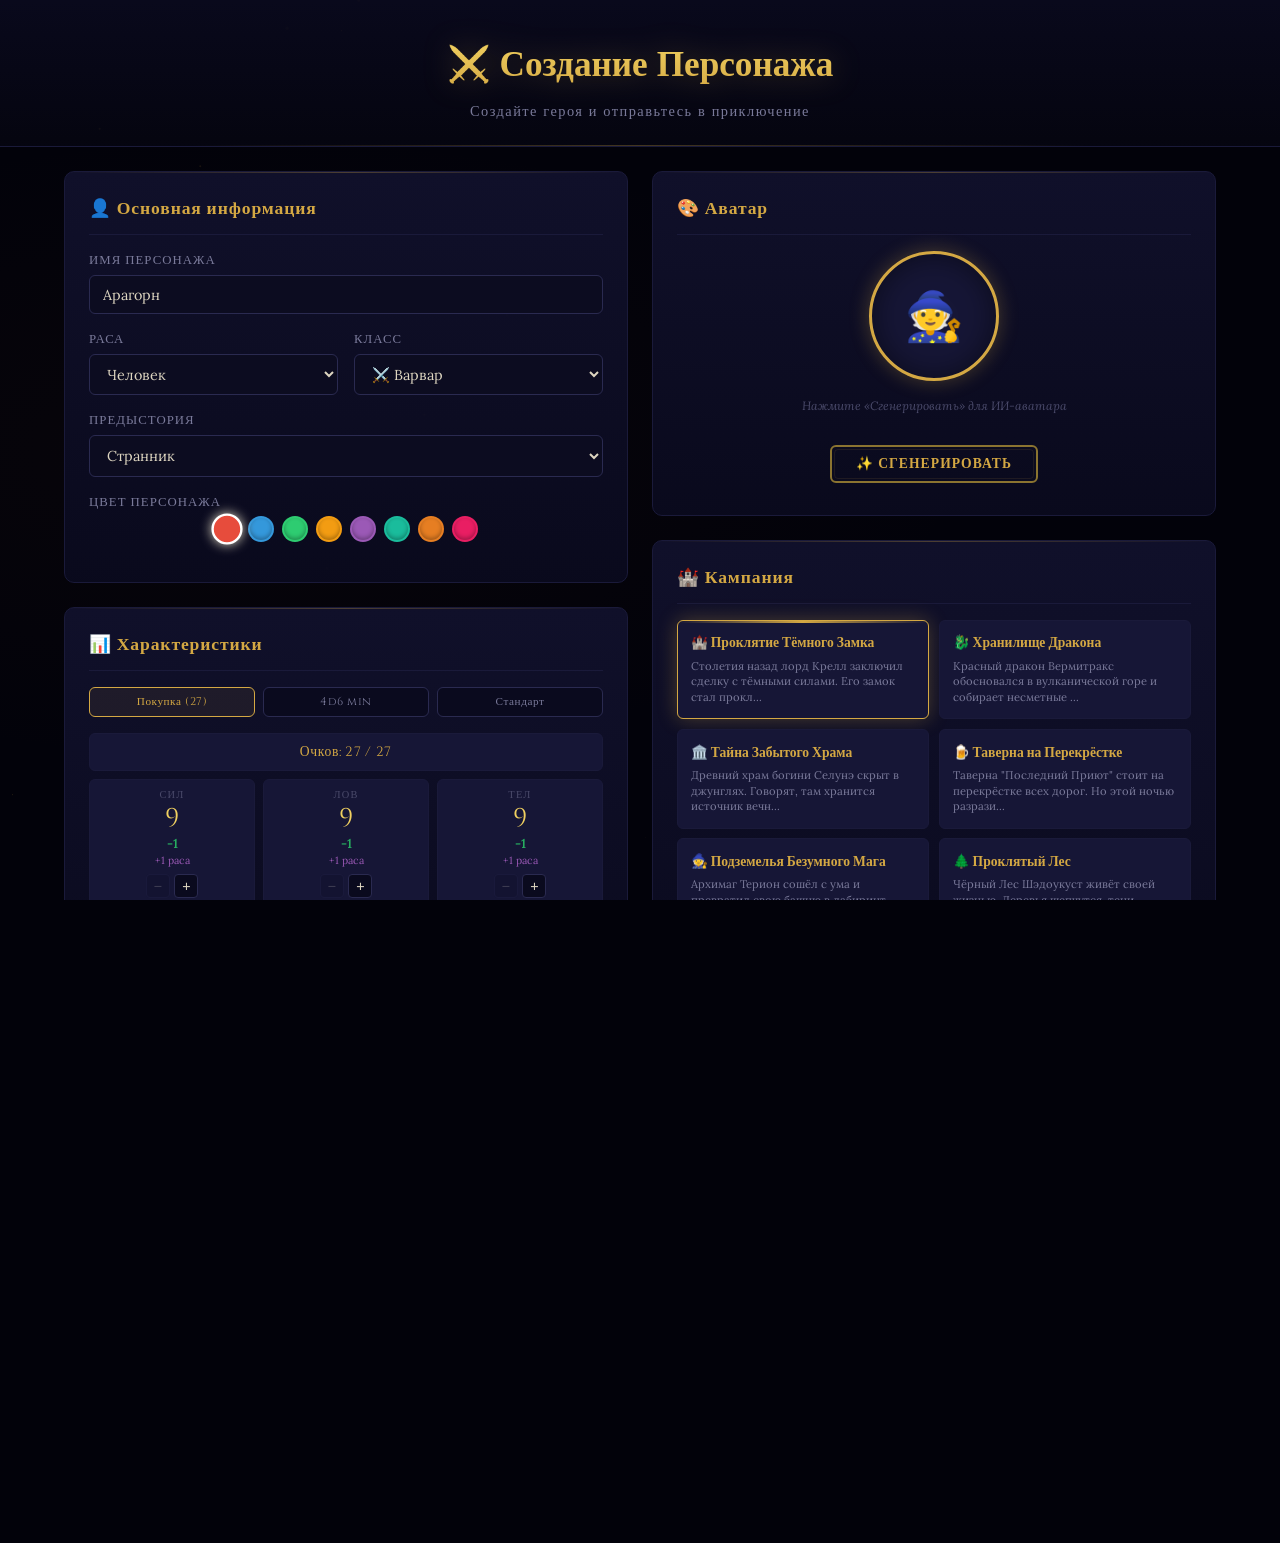
<file: lobby.html>
<!DOCTYPE html>
<html lang="ru">
<head>
    <meta charset="UTF-8">
    <meta name="viewport" content="width=device-width, initial-scale=1.0">
    <title>D&D Online — Создание персонажа</title>
    <link rel="stylesheet" href="css/style.css">
    <link rel="icon" href="data:image/svg+xml,<svg xmlns='http://www.w3.org/2000/svg' viewBox='0 0 100 100'><text y='.9em' font-size='90'>🎲</text></svg>">
</head>
<body class="lobby-page">
    <canvas id="particles-bg"></canvas>

    <div class="lobby-header">
        <h1>⚔️ Создание Персонажа</h1>
        <p>Создайте героя и отправьтесь в приключение</p>
    </div>

    <div class="lobby-body">
        <!-- LEFT COLUMN -->
        <div style="display:flex;flex-direction:column;gap:1.5rem;">
            <!-- Character Info -->
            <div class="lobby-section">
                <h2>👤 Основная информация</h2>
                <div class="form-group">
                    <label>Имя персонажа</label>
                    <input type="text" id="charName" class="form-input" placeholder="Введите имя..." maxlength="20" value="">
                </div>
                <div style="display:grid;grid-template-columns:1fr 1fr;gap:1rem;">
                    <div class="form-group">
                        <label>Раса</label>
                        <select id="charRace" class="form-select">
                            <optgroup label="📋 Основные (PHB)">
                                <option value="Человек" data-bonus="STR+1,DEX+1,CON+1,INT+1,WIS+1,CHA+1">Человек</option>
                                <option value="Эльф" data-bonus="DEX+2,WIS+1">Эльф</option>
                                <option value="Дварф" data-bonus="CON+2,WIS+1">Дварф</option>
                                <option value="Халфлинг" data-bonus="DEX+2,CHA+1">Халфлинг</option>
                                <option value="Гном" data-bonus="INT+2,CON+1">Гном</option>
                                <option value="Полуэльф" data-bonus="CHA+2,DEX+1,WIS+1">Полуэльф</option>
                                <option value="Полуорк" data-bonus="STR+2,CON+1">Полуорк</option>
                                <option value="Тифлинг" data-bonus="CHA+2,INT+1">Тифлинг</option>
                                <option value="Драконорождённый" data-bonus="STR+2,CHA+1">Драконорождённый</option>
                            </optgroup>
                            <optgroup label="📖 Volo's Guide">
                                <option value="Аасимар" data-bonus="WIS+2,CHA+1">Аасимар</option>
                                <option value="Фирболг" data-bonus="WIS+2,STR+1">Фирболг</option>
                                <option value="Голиаф" data-bonus="STR+2,CON+1">Голиаф</option>
                                <option value="Генази (Огонь)" data-bonus="INT+2,CON+1">Генази (Огонь)</option>
                                <option value="Генази (Вода)" data-bonus="WIS+2,CON+1">Генази (Вода)</option>
                                <option value="Генази (Земля)" data-bonus="STR+2,CON+1">Генази (Земля)</option>
                                <option value="Генази (Воздух)" data-bonus="DEX+2,CON+1">Генази (Воздух)</option>
                                <option value="Кенку" data-bonus="DEX+2,WIS+1">Кенку</option>
                                <option value="Табакси" data-bonus="DEX+2,CHA+1">Табакси</option>
                                <option value="Тритон" data-bonus="STR+2,CHA+1">Тритон</option>
                            </optgroup>
                            <optgroup label="📖 Mordenkainen's">
                                <option value="Чанжлинг" data-bonus="CHA+2,DEX+1">Чанжлинг</option>
                                <option value="Шифтер (Зверь)" data-bonus="DEX+2,WIS+1">Шифтер (Зверь)</option>
                                <option value="Калаштар" data-bonus="WIS+2,CHA+1">Калаштар</option>
                                <option value="Гит" data-bonus="INT+2,STR+1">Гит</option>
                                <option value="Кобольд" data-bonus="DEX+2,STR+1">Кобольд</option>
                                <option value="Хобгоблин" data-bonus="CON+2,INT+1">Хобгоблин</option>
                                <option value="Багбир" data-bonus="STR+2,DEX+1">Багбир</option>
                                <option value="Юань-ти" data-bonus="CHA+2,INT+1">Юань-ти</option>
                            </optgroup>
                            <optgroup label="📖 Tasha's / Другие">
                                <option value="Локсодон" data-bonus="CON+2,WIS+1">Локсодон</option>
                                <option value="Симик-гибрид" data-bonus="CON+2,DEX+1">Симик-гибрид</option>
                                <option value="Ведалкен" data-bonus="INT+2,WIS+1">Ведалкен</option>
                                <option value="Варфорджед" data-bonus="CON+2,STR+1">Варфорджед</option>
                                <option value="Леонин" data-bonus="CON+2,STR+1">Леонин</option>
                                <option value="Сатир" data-bonus="DEX+2,CHA+1">Сатир</option>
                                <option value="Оулен" data-bonus="WIS+2,STR+1">Оулен</option>
                            </optgroup>
                        </select>
                    </div>
                    <div class="form-group">
                        <label>Класс</label>
                        <select id="charClass" class="form-select">
                            <option value="Варвар">⚔️ Варвар</option>
                            <option value="Бард">🎵 Бард</option>
                            <option value="Жрец">✝️ Жрец</option>
                            <option value="Друид">🌿 Друид</option>
                            <option value="Воин">🛡️ Воин</option>
                            <option value="Монах">👊 Монах</option>
                            <option value="Паладин">🦁 Паладин</option>
                            <option value="Следопыт">🏹 Следопыт</option>
                            <option value="Плут">🗡️ Плут</option>
                            <option value="Чародей">✨ Чародей</option>
                            <option value="Колдун">🔮 Колдун</option>
                            <option value="Волшебник">📖 Волшебник</option>
                        </select>
                    </div>
                </div>
                <div class="form-group">
                    <label>Предыстория</label>
                    <select id="charBackground" class="form-select">
                        <option value="Странник">Странник</option>
                        <option value="Аристократ">Аристократ</option>
                        <option value="Преступник">Преступник</option>
                        <option value="Мудрец">Мудрец</option>
                        <option value="Солдат">Солдат</option>
                        <option value="Целитель">Целитель</option>
                        <option value="Моряк">Моряк</option>
                        <option value="Шпион">Шпион</option>
                        <option value="Наследник">Наследник</option>
                        <option value="Рабочий">Рабочий</option>
                        <option value="Отшельник">Отшельник</option>
                        <option value="Торговец">Торговец</option>
                    </select>
                </div>
                <div class="form-group">
                    <label>Цвет персонажа</label>
                    <div class="color-picker" id="colorPicker"></div>
                </div>
            </div>

            <!-- Stats -->
            <div class="lobby-section">
                <h2>📊 Характеристики</h2>
                <div class="stat-method-tabs" id="statMethodTabs">
                    <button class="stat-method-tab active" data-method="pointbuy">Покупка (27)</button>
                    <button class="stat-method-tab" data-method="4d6">4d6 min</button>
                    <button class="stat-method-tab" data-method="standard">Стандарт</button>
                </div>
                <div class="points-left" id="pointsLeft">Очков: 27</div>
                <div class="stats-grid" id="statsGrid"></div>
            </div>
        </div>

        <!-- RIGHT COLUMN -->
        <div style="display:flex;flex-direction:column;gap:1.5rem;">
            <!-- Avatar -->
            <div class="lobby-section" style="text-align:center;">
                <h2>🎨 Аватар</h2>
                <div class="avatar-preview" id="avatarPreview">🧙</div>
                <div class="avatar-prompt" id="avatarPrompt">Нажмите «Сгенерировать» для ИИ-аватара</div>
                <button class="btn-secondary" id="generateAvatar" style="margin:0.5rem auto;padding:0.5rem 1.5rem;font-size:0.85rem;">✨ Сгенерировать</button>
            </div>

            <!-- Campaign -->
            <div class="lobby-section">
                <h2>🏰 Кампания</h2>
                <div class="campaign-grid" id="campaignGrid"></div>
            </div>

            <!-- Room & API -->
            <div class="lobby-section">
                <h2>🌐 Подключение</h2>
                <div class="form-group">
                    <label>ИИ Провайдер</label>
                    <select id="aiProvider" class="form-select">
                        <option value="groq">Groq (бесплатно, быстро)</option>
                        <option value="gemini">Google Gemini (бесплатно)</option>
                    </select>
                </div>
                <div class="form-group">
                    <label>API Ключ</label>
                    <input type="password" id="apiKey" class="form-input" placeholder="Вставьте ключ...">
                    <div style="font-size:0.7rem;color:var(--text-ghost);margin-top:0.3rem;">
                        Groq: <a href="https://console.groq.com/keys" target="_blank" style="color:var(--accent-gold);">console.groq.com/keys</a> |
                        Gemini: <a href="https://aistudio.google.com/apikey" target="_blank" style="color:var(--accent-gold);">aistudio.google.com</a>
                    </div>
                </div>
                <div class="form-group">
                    <label>Код комнаты (для мультиплеера)</label>
                    <input type="text" id="roomCode" class="form-input" placeholder="Придумайте код или оставьте пустым" maxlength="12">
                </div>
                <div class="start-buttons">
                    <button class="btn-primary" id="startSolo">⚔️ Одиночка</button>
                    <button class="btn-secondary" id="startOnline">👥 Онлайн</button>
                </div>
            </div>
        </div>
    </div>

    <script>
    // ===== Particles for lobby =====
    (function() {
        const canvas = document.getElementById('particles-bg');
        if (!canvas) return;
        const ctx = canvas.getContext('2d');
        let W, H, particles = [];
        function resize() { W = canvas.width = window.innerWidth; H = canvas.height = window.innerHeight; }
        resize();
        window.addEventListener('resize', resize);
        class P {
            constructor() { this.reset(); }
            reset() { this.x = Math.random()*W; this.y = Math.random()*H; this.s = Math.random()*1.5+0.3; this.vx = (Math.random()-0.5)*0.2; this.vy = -Math.random()*0.2-0.05; this.o = Math.random()*0.3+0.05; this.l = Math.random()*200+80; this.ml = this.l; }
            update() { this.x+=this.vx; this.y+=this.vy; this.l--; if(this.l<=0||this.x<0||this.x>W||this.y<0||this.y>H) this.reset(); }
            draw() { const f=Math.min(1,this.l/(this.ml*0.3)); ctx.globalAlpha=this.o*f; ctx.fillStyle='#d4a843'; ctx.beginPath(); ctx.arc(this.x,this.y,this.s,0,Math.PI*2); ctx.fill(); }
        }
        for(let i=0;i<40;i++) particles.push(new P());
        function a() { ctx.clearRect(0,0,W,H); particles.forEach(p=>{p.update();p.draw();}); ctx.globalAlpha=1; requestAnimationFrame(a); }
        a();
    })();
    </script>
    <script src="js/lobby.js"></script>
</body>
</html>
</file>
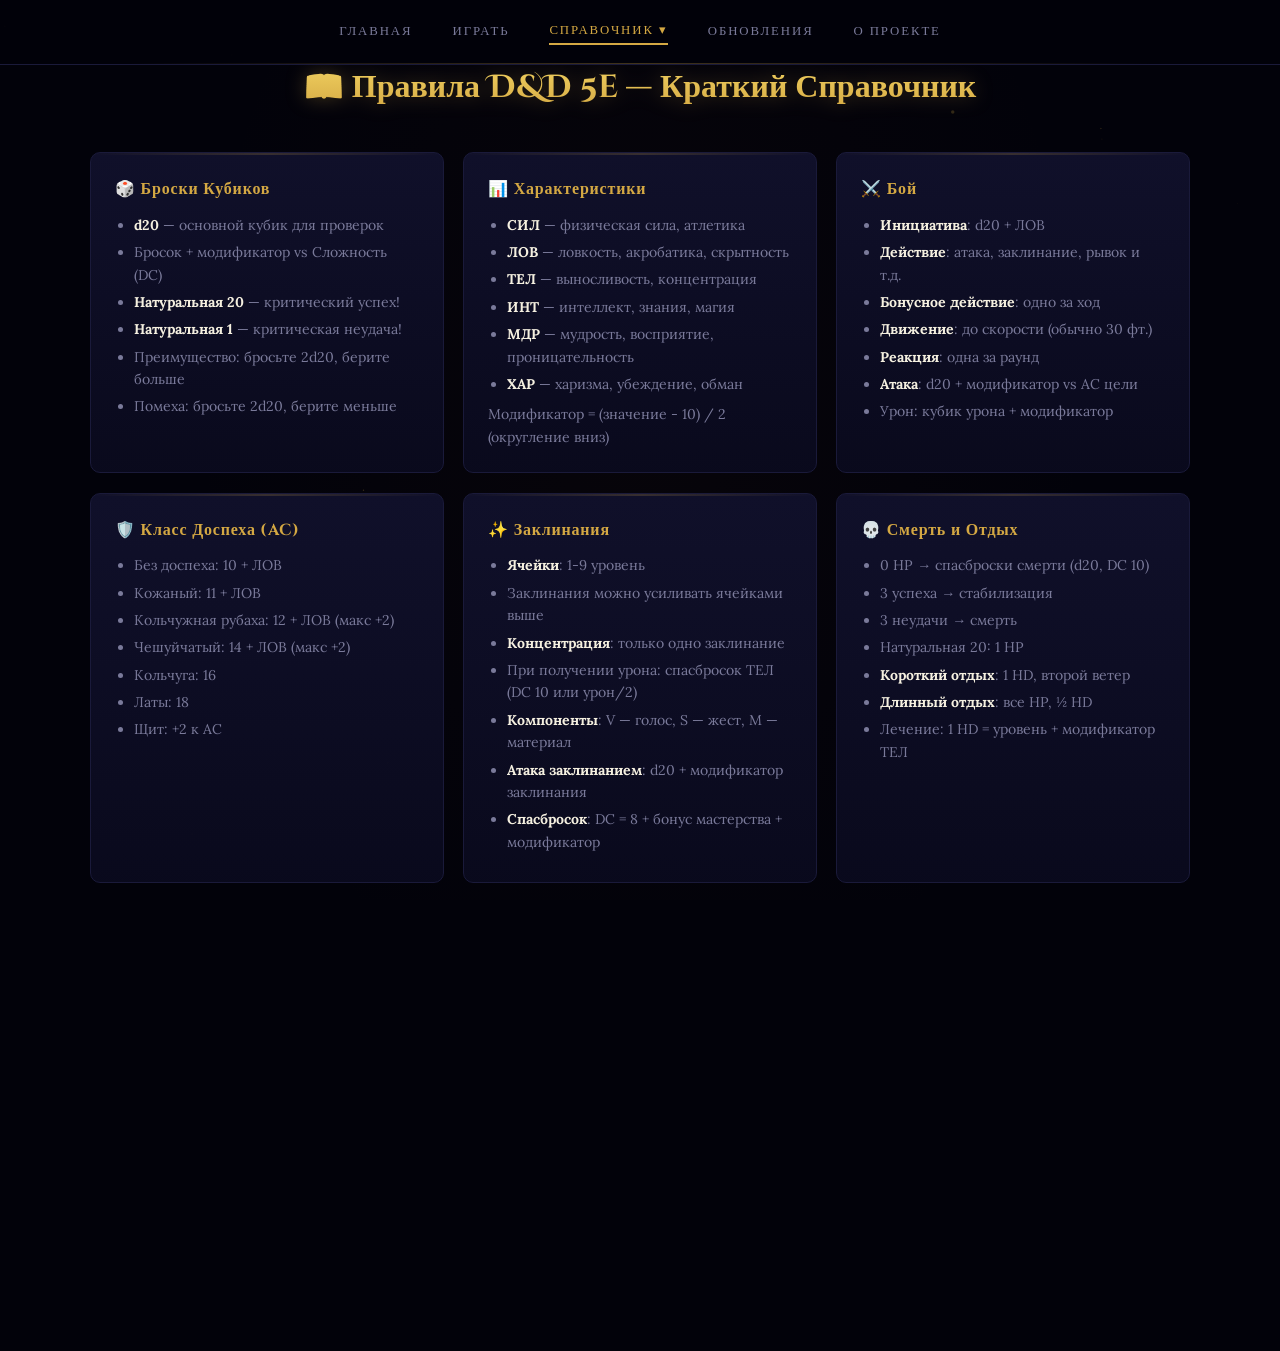
<file: rules.html>
<!DOCTYPE html>
<html lang="ru">
<head>
    <meta charset="UTF-8">
    <meta name="viewport" content="width=device-width, initial-scale=1.0">
    <title>D&D Online — Правила D&D 5e</title>
    <link rel="stylesheet" href="css/style.css">
    <link rel="icon" href="data:image/svg+xml,<svg xmlns='http://www.w3.org/2000/svg' viewBox='0 0 100 100'><text y='.9em' font-size='90'>🎲</text></svg>">
</head>
<body>
    <canvas id="particles-bg"></canvas>
    <nav class="landing-nav">
    <a href="index.html">Главная</a>
    <a href="lobby.html">Играть</a>
    <div class="nav-dropdown">
        <a href="#" class="nav-drop-toggle nav-active">Справочник ▾</a>
        <div class="nav-drop-menu">
            <a href="rules.html">📖 Правила D&D 5e</a>
            <a href="bestiary.html">🐉 Бестиарий</a>
            <a href="spells.html">✨ Заклинания</a>
        </div>
    </div>
    <a href="changelog.html">Обновления</a>
    <a href="about.html">О проекте</a>
</nav>

    <div class="rules-page" style="padding-top:4rem;">
        <h1>📖 Правила D&D 5e — Краткий Справочник</h1>

        <div class="rules-grid">
            <div class="rule-card">
                <h2>🎲 Броски Кубиков</h2>
                <ul>
                    <li><strong>d20</strong> — основной кубик для проверок</li>
                    <li>Бросок + модификатор vs Сложность (DC)</li>
                    <li><strong>Натуральная 20</strong> — критический успех!</li>
                    <li><strong>Натуральная 1</strong> — критическая неудача!</li>
                    <li>Преимущество: бросьте 2d20, берите больше</li>
                    <li>Помеха: бросьте 2d20, берите меньше</li>
                </ul>
            </div>

            <div class="rule-card">
                <h2>📊 Характеристики</h2>
                <ul>
                    <li><strong>СИЛ</strong> — физическая сила, атлетика</li>
                    <li><strong>ЛОВ</strong> — ловкость, акробатика, скрытность</li>
                    <li><strong>ТЕЛ</strong> — выносливость, концентрация</li>
                    <li><strong>ИНТ</strong> — интеллект, знания, магия</li>
                    <li><strong>МДР</strong> — мудрость, восприятие, проницательность</li>
                    <li><strong>ХАР</strong> — харизма, убеждение, обман</li>
                </ul>
                <p style="margin-top:0.5rem;">Модификатор = (значение - 10) / 2 (округление вниз)</p>
            </div>

            <div class="rule-card">
                <h2>⚔️ Бой</h2>
                <ul>
                    <li><strong>Инициатива</strong>: d20 + ЛОВ</li>
                    <li><strong>Действие</strong>: атака, заклинание, рывок и т.д.</li>
                    <li><strong>Бонусное действие</strong>: одно за ход</li>
                    <li><strong>Движение</strong>: до скорости (обычно 30 фт.)</li>
                    <li><strong>Реакция</strong>: одна за раунд</li>
                    <li><strong>Атака</strong>: d20 + модификатор vs AC цели</li>
                    <li>Урон: кубик урона + модификатор</li>
                </ul>
            </div>

            <div class="rule-card">
                <h2>🛡️ Класс Доспеха (AC)</h2>
                <ul>
                    <li>Без доспеха: 10 + ЛОВ</li>
                    <li>Кожаный: 11 + ЛОВ</li>
                    <li>Кольчужная рубаха: 12 + ЛОВ (макс +2)</li>
                    <li>Чешуйчатый: 14 + ЛОВ (макс +2)</li>
                    <li>Кольчуга: 16</li>
                    <li>Латы: 18</li>
                    <li>Щит: +2 к AC</li>
                </ul>
            </div>

            <div class="rule-card">
                <h2>✨ Заклинания</h2>
                <ul>
                    <li><strong>Ячейки</strong>: 1-9 уровень</li>
                    <li>Заклинания можно усиливать ячейками выше</li>
                    <li><strong>Концентрация</strong>: только одно заклинание</li>
                    <li>При получении урона: спасбросок ТЕЛ (DC 10 или урон/2)</li>
                    <li><strong>Компоненты</strong>: V — голос, S — жест, M — материал</li>
                    <li><strong>Атака заклинанием</strong>: d20 + модификатор заклинания</li>
                    <li><strong>Спасбросок</strong>: DC = 8 + бонус мастерства + модификатор</li>
                </ul>
            </div>

            <div class="rule-card">
                <h2>💀 Смерть и Отдых</h2>
                <ul>
                    <li>0 HP → спасброски смерти (d20, DC 10)</li>
                    <li>3 успеха → стабилизация</li>
                    <li>3 неудачи → смерть</li>
                    <li>Натуральная 20: 1 HP</li>
                    <li><strong>Короткий отдых</strong>: 1 HD, второй ветер</li>
                    <li><strong>Длинный отдых</strong>: все HP, ½ HD</li>
                    <li>Лечение: 1 HD = уровень + модификатор ТЕЛ</li>
                </ul>
            </div>

            <div class="rule-card">
                <h2>🎯 Проверки навыков</h2>
                <ul>
                    <li>d20 + бонус мастерства + модификатор</li>
                    <li>Бонус мастерства: 1-4 ур. = +2, 5-8 = +3...</li>
                    <li><strong>Атлетика</strong> (СИЛ), <strong>Акробатика</strong> (ЛОВ)</li>
                    <li><strong>Внимательность</strong> (МДР), <strong>Скрытность</strong> (ЛОВ)</li>
                    <li><strong>Убеждение</strong> (ХАР), <strong>Обман</strong> (ХАР)</li>
                    <li><strong>Проницательность</strong> (МДР), <strong>Расследование</strong> (ИНТ)</li>
                </ul>
            </div>

            <div class="rule-card">
                <h2>🎮 Команды в игре</h2>
                <ul>
                    <li><strong>/roll 1d20+5</strong> — бросить кубик</li>
                    <li><strong>/r 1d20+5</strong> — короткая форма</li>
                    <li><strong>/start</strong> — начать кампанию</li>
                    <li><strong>/tutorial</strong> — показать обучение</li>
                    <li><strong>/help</strong> — помощь</li>
                    <li>Пишите действия в чат свободным текстом</li>
                    <li>ИИ Мастер реагирует на каждое действие</li>
                </ul>
            </div>
        </div>

        <div style="text-align:center;margin-top:2rem;">
            <a href="lobby.html" class="btn-primary">⚔️ Начать приключение</a>
        </div>
    </div>

    <script>
    (function() {
        const canvas = document.getElementById('particles-bg');
        if (!canvas) return;
        const ctx = canvas.getContext('2d');
        let W, H, particles = [];
        function resize() { W = canvas.width = window.innerWidth; H = canvas.height = window.innerHeight; }
        resize();
        window.addEventListener('resize', resize);
        class P {
            constructor() { this.reset(); }
            reset() { this.x = Math.random()*W; this.y = Math.random()*H; this.s = Math.random()*1.5+0.3; this.vx = (Math.random()-0.5)*0.2; this.vy = -Math.random()*0.2-0.05; this.o = Math.random()*0.25+0.05; this.l = Math.random()*200+80; this.ml = this.l; }
            update() { this.x+=this.vx; this.y+=this.vy; this.l--; if(this.l<=0||this.x<0||this.x>W||this.y<0||this.y>H) this.reset(); }
            draw() { const f=Math.min(1,this.l/(this.ml*0.3)); ctx.globalAlpha=this.o*f; ctx.fillStyle='#d4a843'; ctx.beginPath(); ctx.arc(this.x,this.y,this.s,0,Math.PI*2); ctx.fill(); }
        }
        for(let i=0;i<35;i++) particles.push(new P());
        function a() { ctx.clearRect(0,0,W,H); particles.forEach(p=>{p.update();p.draw();}); ctx.globalAlpha=1; requestAnimationFrame(a); }
        a();
    })();
    </script>
</body>
</html>
</file>
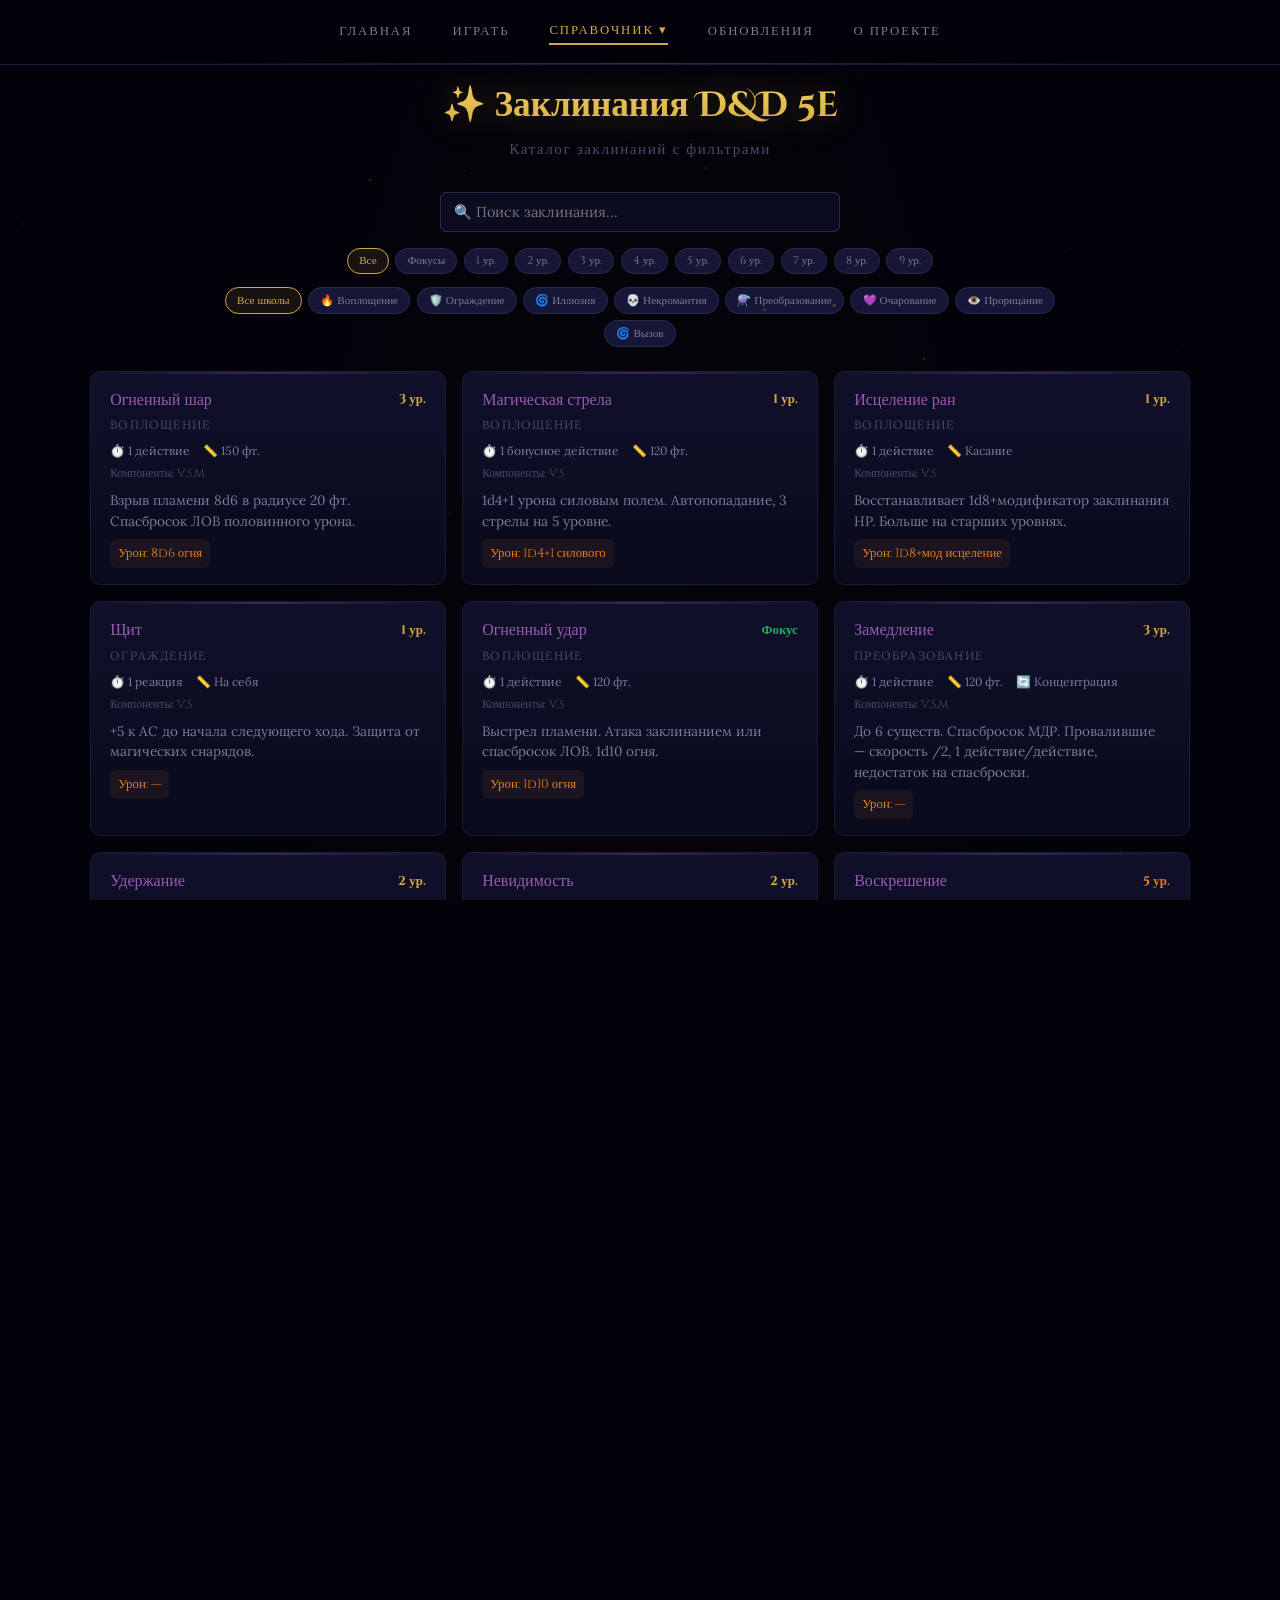
<file: spells.html>
<!DOCTYPE html>
<html lang="ru">
<head>
    <meta charset="UTF-8">
    <meta name="viewport" content="width=device-width, initial-scale=1.0">
    <title>D&D Online — Заклинания</title>
    <link rel="stylesheet" href="css/style.css">
    <link rel="icon" href="data:image/svg+xml,<svg xmlns='http://www.w3.org/2000/svg' viewBox='0 0 100 100'><text y='.9em' font-size='90'>🎲</text></svg>">
</head>
<body>
<canvas id="particles-bg"></canvas>
<nav class="landing-nav">
    <a href="index.html">Главная</a>
    <a href="lobby.html">Играть</a>
    <div class="nav-dropdown">
        <a href="#" class="nav-drop-toggle nav-active">Справочник ▾</a>
        <div class="nav-drop-menu">
            <a href="rules.html">📖 Правила D&D 5e</a>
            <a href="bestiary.html">🐉 Бестиарий</a>
            <a href="spells.html">✨ Заклинания</a>
        </div>
    </div>
    <a href="changelog.html">Обновления</a>
    <a href="about.html">О проекте</a>
</nav>
<div class="content-page">
    <h1>✨ Заклинания D&D 5e</h1>
    <p class="content-subtitle">Каталог заклинаний с фильтрами</p>
    <div class="search-bar">
        <input type="text" id="spellSearch" class="form-input" placeholder="🔍 Поиск заклинания...">
        <div class="filter-chips" id="levelFilters">
            <button class="chip active" data-level="all">Все</button>
            <button class="chip" data-level="0">Фокусы</button>
            <button class="chip" data-level="1">1 ур.</button>
            <button class="chip" data-level="2">2 ур.</button>
            <button class="chip" data-level="3">3 ур.</button>
            <button class="chip" data-level="4">4 ур.</button>
            <button class="chip" data-level="5">5 ур.</button>
            <button class="chip" data-level="6">6 ур.</button>
            <button class="chip" data-level="7">7 ур.</button>
            <button class="chip" data-level="8">8 ур.</button>
            <button class="chip" data-level="9">9 ур.</button>
        </div>
        <div class="filter-chips" id="schoolFilters">
            <button class="chip active" data-school="all">Все школы</button>
            <button class="chip" data-school="Воплощение">🔥 Воплощение</button>
            <button class="chip" data-school="Ограждение">🛡️ Ограждение</button>
            <button class="chip" data-school="Иллюзия">🌀 Иллюзия</button>
            <button class="chip" data-school="Некромантия">💀 Некромантия</button>
            <button class="chip" data-school="Преобразование">⚗️ Преобразование</button>
            <button class="chip" data-school="Очарование">💜 Очарование</button>
            <button class="chip" data-school="Прорицание">👁️ Прорицание</button>
            <button class="chip" data-school="Вызов">🌀 Вызов</button>
        </div>
    </div>
    <div class="spells-grid" id="spellsGrid"></div>
</div>
<script>
const S=[
{n:"Огненный шар",l:3,s:"Воплощение",t:"1 действие",r:"150 фт.",comp:"V,S,M",conc:false,desc:"Взрыв пламени 8d6 в радиусе 20 фт. Спасбросок ЛОВ половинного урона.",dmg:"8d6 огня"},
{n:"Магическая стрела",l:1,s:"Воплощение",t:"1 бонусное действие",r:"120 фт.",comp:"V,S",conc:false,desc:"1d4+1 урона силовым полем. Автопопадание, 3 стрелы на 5 уровне.",dmg:"1d4+1 силового"},
{n:"Исцеление ран",l:1,s:"Воплощение",t:"1 действие",r:"Касание",comp:"V,S",conc:false,desc:"Восстанавливает 1d8+модификатор заклинания HP. Больше на старших уровнях.",dmg:"1d8+мод исцеление"},
{n:"Щит",l:1,s:"Ограждение",t:"1 реакция",r:"На себя",comp:"V,S",conc:false,desc:"+5 к AC до начала следующего хода. Защита от магических снарядов.",dmg:"—"},
{n:"Огненный удар",l:0,s:"Воплощение",t:"1 действие",r:"120 фт.",comp:"V,S",conc:false,desc:"Выстрел пламени. Атака заклинанием или спасбросок ЛОВ. 1d10 огня.",dmg:"1d10 огня"},
{n:"Замедление",l:3,s:"Преобразование",t:"1 действие",r:"120 фт.",comp:"V,S,M",conc:true,desc:"До 6 существ. Спасбросок МДР. Провалившие — скорость /2, 1 действие/действие, недостаток на спасброски.",dmg:"—"},
{n:"Удержание",l:2,s:"Очарование",t:"1 действие",r:"60 фт.",comp:"V,S,M",conc:true,desc:"Одно существо. Спасбросок МДР. Парализовано, пока концентрация.",dmg:"—"},
{n:"Невидимость",l:2,s:"Иллюзия",t:"1 действие",r:"Касание",comp:"V,S,M",conc:true,desc:"Существо невидимо, пока концентрация или не атакует/кастует.",dmg:"—"},
{n:"Воскрешение",l:5,s:"Некромантия",t:"1 час",r:"Касание",comp:"V,S,M",conc:false,desc:"Воскрешает мёртвое существо не старше 10 дней. 1 час на ритуал.",dmg:"—"},
{n:"Молния",l:3,s:"Воплощение",t:"1 действие",r:"На себя 100 фт.",comp:"V,S,M",conc:false,desc:"Линия молнии 6d8. Спасбросок ЛОВ половинного урона.",dmg:"6d8 молнии"},
{n:"Дверь измерений",l:4,s:"Воплощение",t:"1 действие",r:"500 фт.",comp:"V",conc:false,desc:"Телепортация в любую точку в пределах 500 фт. Могут быть ошибки.",dmg:"—"},
{n:"Стена огня",l:4,s:"Воплощение",t:"1 действие",r:"120 фт.",comp:"V,S,M",conc:true,desc:"Стена пламени 5d8. Существа на стене — урон. Концентрация до 1 мин.",dmg:"5d8 огня"},
{n:"Конус холода",l:5,s:"Воплощение",t:"1 действие",r:"На себя 60 фт.",comp:"V,S",conc:false,desc:"Конус мороза 8d8. Спасбросок ЛОВ половинного. Убивает на 0 HP.",dmg:"8d8 холода"},
{n:"Круг смерти",l:6,s:"Некромантия",t:"1 действие",r:"150 фт.",comp:"V,S",conc:false,desc:"Сфера некротического урона 8d6. Убивает на 0 HP. Спасбросок ЛОВ.",dmg:"8d6 некротического"},
{n:"Телепортация",l:7,s:"Воплощение",t:"1 действие",r:"10 фт.",comp:"V",conc:false,desc:"Мгновенная телепортация до 8 существ в любую известную точку.",dmg:"—"},
{n:"Метеоритный дождь",l:9,s:"Воплощение",t:"1 действие",r:"1 миля",comp:"V,S",conc:false,desc:"4 метеорита по 6d6 огня + 6d6 дробящего. Уничтожение всего в радиусе.",dmg:"24d6+24d6"},
{n:"Желание",l:9,s:"Воплощение",t:"1 действие",r:"На себя",comp:"V",conc:false,desc:"Самое мощное заклинание. Исполняет любое желание. 33% шанс больше не кастовать.",dmg:"—"},
{n:"Звёздный огонь",l:5,s:"Воплощение",t:"1 действие",r:"150 фт.",comp:"V,S",conc:false,desc:"Столп света 8d6 излучения. Спасбросок ЛОВ половинного.",dmg:"8d6 излучения"},
{n:"Солнечный ожог",l:8,s:"Воплощение",t:"1 действие",r:"60 фт.",comp:"V,S,M",conc:false,desc:"Вспышка солнечного света 12d6 излучения. Ослепляет на 1 мин.",dmg:"12d6 излучения"},
{n:"Сфера неудержимости",l:6,s:"Ограждение",t:"1 действие",r:"На себя",comp:"V,S,M",conc:true,desc:"Полусфера барьера. Существа внутри защищены. Непроницаема.",dmg:"—"},
{n:"Превращение",l:4,s:"Преобразование",t:"1 действие",r:"60 фт.",comp:"V,S,M",conc:true,desc:"Превращает существо в зверя с CR <= уровня заклинания. Спасбросок МДР.",dmg:"—"},
{n:"Полёт",l:3,s:"Преобразование",t:"1 действие",r:"Касание",comp:"V,S,M",conc:true,desc:"Существо получает скорость полёта 60 фт. Концентрация до 10 мин.",dmg:"—"},
{n:"Обнаружение магии",l:1,s:"Прорицание",t:"1 действие",r:"На себя 30 фт.",comp:"V,S",conc:true,desc:"Видите магические ауры в радиусе 30 фт. Определяете школу магии.",dmg:"—"},
{n:"Идентификация",l:1,s:"Прорицание",t:"1 минута",r:"Касание",comp:"V,S,M",conc:false,desc:"Определяет свойства магического предмета. Расходует жемчужину.",dmg:"—"},
{n:"Волшебная рука",l:0,s:"Вызов",t:"1 действие",r:"30 фт.",comp:"V,S",conc:true,desc:"Призрачная рука. Может манипулировать предметами, взаимодействовать.",dmg:"—"},
{n:"Поиск знакомых",l:1,s:"Вызов",t:"1 час",r:"10 фт.",comp:"V,S,M",conc:false,desc:"Призывает фамильяра — духа в форме мелкого зверя. Помощник.",dmg:"—"},
{n:"Сон",l:1,s:"Очарование",t:"1 действие",r:"90 фт.",comp:"V,S,M",conc:false,desc:"5d8 HP существ засыпают. Сначала наименьшие HP. Пробуждение уроном.",dmg:"—"},
{n:"Страх",l:3,s:"Очарование",t:"1 действие",r:"Конус 60 фт.",comp:"V,S,M",conc:true,desc:"Существа в конусе спасбросок МДР или бросаются бежать. Концентрация.",dmg:"—"},
{n:"Массовое исцеление",l:6,s:"Воплощение",t:"1 действие",r:"60 фт.",comp:"V,S",conc:false,desc:"Восстанавливает 6d8+мод HP до 6 существ в радиусе.",dmg:"6d8+мод исцеление"},
{n:"Малое восстановление",l:2,s:"Некромантия",t:"1 действие",r:"Касание",comp:"V,S",conc:false,desc:"Снимает болезнь или состояние (ослепление, глухота, паралич, яд).",dmg:"—"}
];

let activeLevel='all',activeSchool='all';
function render(filter=''){
    const g=document.getElementById('spellsGrid');if(!g)return;g.innerHTML='';
    const f=filter.toLowerCase();
    S.filter(sp=>(activeLevel==='all'||sp.l==activeLevel)&&(activeSchool==='all'||sp.s===activeSchool)&&(!f||sp.n.toLowerCase().includes(f)||sp.s.toLowerCase().includes(f))).forEach(sp=>{
        const levelText=sp.l===0?'Фокус':sp.l+' ур.';
        const levelColor=sp.l===0?'var(--accent-green)':sp.l<=3?'var(--accent-gold)':sp.l<=6?'var(--accent-orange)':'var(--accent-red)';
        const d=document.createElement('div');d.className='spell-card';
        d.innerHTML=`<div class="spell-header"><span class="spell-name">${sp.n}</span><span class="spell-level" style="color:${levelColor}">${levelText}</span></div>
        <div class="spell-school">${sp.s}</div>
        <div class="spell-meta"><span>⏱️ ${sp.t}</span><span>📏 ${sp.r}</span>${sp.conc?'<span>🔄 Концентрация</span>':''}</div>
        <div class="spell-components">Компоненты: ${sp.comp}</div>
        <div class="spell-desc">${sp.desc}</div>
        ${sp.dmg?`<div class="spell-dmg">Урон: ${sp.dmg}</div>`:''}`;
        g.appendChild(d);
    });
    if(!g.children.length) g.innerHTML='<p style="color:var(--text-dim);text-align:center;grid-column:1/-1;">Ничего не найдено</p>';
}
document.getElementById('spellSearch')?.addEventListener('input',e=>render(e.target.value));
document.querySelectorAll('#levelFilters .chip').forEach(c=>c.addEventListener('click',()=>{document.querySelectorAll('#levelFilters .chip').forEach(x=>x.classList.remove('active'));c.classList.add('active');activeLevel=c.dataset.level;render(document.getElementById('spellSearch')?.value||'');}));
document.querySelectorAll('#schoolFilters .chip').forEach(c=>c.addEventListener('click',()=>{document.querySelectorAll('#schoolFilters .chip').forEach(x=>x.classList.remove('active'));c.classList.add('active');activeSchool=c.dataset.school;render(document.getElementById('spellSearch')?.value||'');}));
render();
</script>
<script>(function(){const c=document.getElementById('particles-bg');if(!c)return;const x=c.getContext('2d');let W,H,p=[];function r(){W=c.width=innerWidth;H=c.height=innerHeight}r();onresize=r;class P{constructor(){this.reset()}reset(){this.x=Math.random()*W;this.y=Math.random()*H;this.s=Math.random()*1.5+.3;this.vx=(Math.random()-.5)*.2;this.vy=-Math.random()*.2-.05;this.o=Math.random()*.25+.05;this.l=Math.random()*200+80;this.ml=this.l}update(){this.x+=this.vx;this.y+=this.vy;this.l--;if(this.l<=0||this.x<0||this.x>W||this.y<0||this.y>H)this.reset()}draw(){const f=Math.min(1,this.l/(this.ml*.3));x.globalAlpha=this.o*f;x.fillStyle='#d4a843';x.beginPath();x.arc(this.x,this.y,this.s,0,Math.PI*2);x.fill()}}for(let i=0;i<35;i++)p.push(new P());!function a(){x.clearRect(0,0,W,H);p.forEach(p=>{p.update();p.draw()});x.globalAlpha=1;requestAnimationFrame(a)}()})();
</script>
</body>
</html>
</file>
<file: css/style.css>
/* ===== D&D Online — Ultimate Dark Fantasy Theme v2 ===== */
@import url('https://fonts.googleapis.com/css2?family=Cinzel+Decorative:wght@400;700;900&family=Cinzel:wght@400;600;700;900&family=Lora:ital,wght@0,400;0,600;1,400&family=MedievalSharp&display=swap');

:root {
    --bg-void: #02020a;
    --bg-abyss: #060612;
    --bg-dark: #0a0a1e;
    --bg-panel: #10102a;
    --bg-card: #161636;
    --bg-card-hover: #1c1c44;
    --bg-input: #0c0c20;
    --border-gold: #d4a843;
    --border-gold-bright: #f0c850;
    --border-dim: #2a2a50;
    --border-subtle: #1a1a3a;
    --border-ornate: #8b7430;
    --text-ivory: #f5f0e0;
    --text-parchment: #ddd5c0;
    --text-dim: #7a7a9a;
    --text-ghost: #4a4a6a;
    --accent-gold: #d4a843;
    --accent-gold-light: #f0d060;
    --accent-red: #c0392b;
    --accent-blood: #8b0000;
    --accent-purple: #9b59b6;
    --accent-green: #27ae60;
    --accent-blue: #2980b9;
    --accent-cyan: #00c8e0;
    --accent-orange: #e67e22;
    --shadow-gold: rgba(212,168,67,0.15);
    --shadow-gold-strong: rgba(212,168,67,0.35);
    --shadow-purple: rgba(155,89,182,0.2);
    --shadow-red: rgba(192,57,43,0.25);
    --font-display: 'Cinzel Decorative', serif;
    --font-heading: 'Cinzel', serif;
    --font-body: 'Lora', serif;
    --font-accent: 'MedievalSharp', cursive;
    --radius: 6px;
    --radius-lg: 10px;
    --radius-xl: 16px;
    --transition: 0.3s cubic-bezier(0.4, 0, 0.2, 1);
    --transition-fast: 0.15s ease;
    --glow-gold: 0 0 20px rgba(212,168,67,0.3);
    --glow-gold-strong: 0 0 40px rgba(212,168,67,0.5), 0 0 80px rgba(212,168,67,0.2);
}

* { margin: 0; padding: 0; box-sizing: border-box; }

html, body {
    height: 100%;
    font-family: var(--font-body);
    background: var(--bg-void);
    color: var(--text-parchment);
    overflow: hidden;
    line-height: 1.5;
    -webkit-font-smoothing: antialiased;
}

/* Scrollbar */
::-webkit-scrollbar { width: 5px; }
::-webkit-scrollbar-track { background: transparent; }
::-webkit-scrollbar-thumb { background: var(--border-dim); border-radius: 3px; }
::-webkit-scrollbar-thumb:hover { background: var(--accent-gold); }

/* ===== PARTICLES CANVAS ===== */
#particles-bg {
    position: fixed;
    top: 0; left: 0;
    width: 100%; height: 100%;
    pointer-events: none;
    z-index: 0;
}

/* ===== LANDING PAGE ===== */
.landing {
    min-height: 100vh;
    display: flex;
    flex-direction: column;
    align-items: center;
    justify-content: center;
    background: 
        radial-gradient(ellipse at 50% 20%, rgba(100,50,0,0.12) 0%, transparent 50%),
        radial-gradient(ellipse at 30% 80%, rgba(50,0,100,0.08) 0%, transparent 40%),
        radial-gradient(ellipse at 70% 60%, rgba(0,50,100,0.06) 0%, transparent 40%),
        linear-gradient(180deg, #06061a 0%, #02020a 100%);
    position: relative;
    overflow: hidden;
}

.landing::before {
    content: '';
    position: absolute;
    top: 0; left: 0; right: 0; bottom: 0;
    background: url("data:image/svg+xml,%3Csvg width='80' height='80' viewBox='0 0 80 80' xmlns='http://www.w3.org/2000/svg'%3E%3Cpath d='M40 0L80 40L40 80L0 40Z' fill='none' stroke='%23d4a843' stroke-opacity='0.02' stroke-width='0.5'/%3E%3Cpath d='M40 10L70 40L40 70L10 40Z' fill='none' stroke='%23d4a843' stroke-opacity='0.015' stroke-width='0.3'/%3E%3C/svg%3E");
    pointer-events: none;
}

.landing::after {
    content: '';
    position: absolute;
    bottom: 0; left: 0; right: 0;
    height: 200px;
    background: linear-gradient(to top, var(--bg-void), transparent);
    pointer-events: none;
}

.landing-content {
    text-align: center;
    z-index: 2;
    padding: 2rem;
    position: relative;
}

.landing-logo {
    font-family: var(--font-display);
    font-size: 4.5rem;
    font-weight: 900;
    background: linear-gradient(180deg, #f0d060 0%, #d4a843 40%, #8b6914 100%);
    -webkit-background-clip: text;
    -webkit-text-fill-color: transparent;
    background-clip: text;
    text-shadow: none;
    filter: drop-shadow(0 0 30px rgba(212,168,67,0.4)) drop-shadow(0 0 60px rgba(212,168,67,0.15));
    letter-spacing: 0.15em;
    margin-bottom: 0.3rem;
    position: relative;
}

.landing-logo::after {
    content: '';
    position: absolute;
    bottom: -8px;
    left: 50%;
    transform: translateX(-50%);
    width: 60%;
    height: 2px;
    background: linear-gradient(90deg, transparent, var(--accent-gold), transparent);
}

.landing-subtitle {
    font-family: var(--font-accent);
    font-size: 1.2rem;
    color: var(--text-dim);
    margin-top: 1rem;
    margin-bottom: 3rem;
    letter-spacing: 0.3em;
    text-transform: uppercase;
}

.landing-d20 {
    width: 140px;
    height: 140px;
    margin: 0 auto 2rem;
    animation: floatSpin 6s ease-in-out infinite;
    filter: drop-shadow(0 0 20px rgba(212,168,67,0.3));
}

@keyframes floatSpin {
    0%, 100% { transform: translateY(0) rotate(0deg); }
    25% { transform: translateY(-12px) rotate(3deg); }
    50% { transform: translateY(-18px) rotate(0deg); }
    75% { transform: translateY(-12px) rotate(-3deg); }
}

.landing-buttons {
    display: flex;
    gap: 1.5rem;
    justify-content: center;
    flex-wrap: wrap;
    margin-bottom: 3.5rem;
}

/* Buttons */
.btn-primary {
    font-family: var(--font-heading);
    font-size: 1.05rem;
    font-weight: 700;
    padding: 1rem 2.5rem;
    background: linear-gradient(180deg, #d4a843 0%, #8b6914 100%);
    color: #0a0a1e;
    border: 2px solid var(--accent-gold);
    border-radius: var(--radius);
    cursor: pointer;
    transition: var(--transition);
    text-decoration: none;
    display: inline-flex;
    align-items: center;
    gap: 0.5rem;
    letter-spacing: 0.08em;
    text-transform: uppercase;
    position: relative;
    overflow: hidden;
}

.btn-primary::before {
    content: '';
    position: absolute;
    top: 0; left: -100%;
    width: 100%; height: 100%;
    background: linear-gradient(90deg, transparent, rgba(255,255,255,0.2), transparent);
    transition: 0.5s;
}

.btn-primary:hover::before { left: 100%; }

.btn-primary:hover {
    transform: translateY(-3px);
    box-shadow: var(--glow-gold-strong);
    background: linear-gradient(180deg, #f0d060 0%, #d4a843 100%);
}

.btn-primary:active { transform: translateY(-1px); }

.btn-secondary {
    font-family: var(--font-heading);
    font-size: 1.05rem;
    font-weight: 600;
    padding: 1rem 2.5rem;
    background: transparent;
    color: var(--accent-gold);
    border: 2px solid var(--border-ornate);
    border-radius: var(--radius);
    cursor: pointer;
    transition: var(--transition);
    text-decoration: none;
    display: inline-flex;
    align-items: center;
    gap: 0.5rem;
    letter-spacing: 0.08em;
    text-transform: uppercase;
    position: relative;
}

.btn-secondary::before {
    content: '';
    position: absolute;
    inset: 2px;
    border: 1px solid rgba(212,168,67,0.1);
    border-radius: 4px;
    pointer-events: none;
}

.btn-secondary:hover {
    background: rgba(212,168,67,0.08);
    border-color: var(--accent-gold);
    transform: translateY(-3px);
    box-shadow: var(--glow-gold);
    color: var(--accent-gold-light);
}

/* Feature Cards */
.landing-features {
    display: grid;
    grid-template-columns: repeat(4, 1fr);
    gap: 1.2rem;
    max-width: 960px;
    margin-top: 1rem;
}

.feature-card {
    background: linear-gradient(180deg, rgba(22,22,54,0.8) 0%, rgba(10,10,30,0.9) 100%);
    border: 1px solid var(--border-subtle);
    border-radius: var(--radius-lg);
    padding: 1.5rem 1.2rem;
    text-align: center;
    transition: var(--transition);
    backdrop-filter: blur(10px);
    position: relative;
    overflow: hidden;
}

.feature-card::before {
    content: '';
    position: absolute;
    top: 0; left: 0; right: 0;
    height: 2px;
    background: linear-gradient(90deg, transparent, var(--accent-gold), transparent);
    opacity: 0;
    transition: var(--transition);
}

.feature-card:hover {
    border-color: var(--accent-gold);
    box-shadow: var(--glow-gold);
    transform: translateY(-5px);
    background: linear-gradient(180deg, rgba(30,30,60,0.9) 0%, rgba(16,16,42,0.95) 100%);
}

.feature-card:hover::before { opacity: 1; }

.feature-icon { font-size: 2.2rem; margin-bottom: 0.8rem; display: block; }
.feature-title { font-family: var(--font-heading); font-size: 0.95rem; color: var(--accent-gold); margin-bottom: 0.4rem; letter-spacing: 0.05em; }
.feature-desc { font-size: 0.8rem; color: var(--text-dim); line-height: 1.5; }

/* Navigation */
.landing-nav {
    position: fixed;
    top: 0; left: 0; right: 0;
    display: flex;
    justify-content: center;
    gap: 2.5rem;
    padding: 1rem 2rem;
    background: rgba(2,2,10,0.85);
    backdrop-filter: blur(20px);
    border-bottom: 1px solid var(--border-subtle);
    z-index: 10;
}

.landing-nav::after {
    content: '';
    position: absolute;
    bottom: 0; left: 10%; right: 10%;
    height: 1px;
    background: linear-gradient(90deg, transparent, var(--accent-gold), transparent);
    opacity: 0.3;
}

.landing-nav a {
    color: var(--text-dim);
    text-decoration: none;
    font-family: var(--font-heading);
    font-size: 0.8rem;
    letter-spacing: 0.15em;
    text-transform: uppercase;
    transition: var(--transition);
    padding: 0.4rem 0;
    position: relative;
}

.landing-nav a::after {
    content: '';
    position: absolute;
    bottom: 0; left: 0; right: 0;
    height: 2px;
    background: var(--accent-gold);
    transform: scaleX(0);
    transition: transform 0.3s ease;
}

.landing-nav a:hover { color: var(--accent-gold); }
.landing-nav a:hover::after { transform: scaleX(1); }

/* ===== LOBBY PAGE ===== */
.lobby-page {
    min-height: 100vh;
    background: 
        radial-gradient(ellipse at 20% 50%, rgba(100,50,0,0.06) 0%, transparent 50%),
        var(--bg-void);
    display: flex;
    flex-direction: column;
    overflow-y: auto;
    overflow-x: hidden;
}

.lobby-header {
    text-align: center;
    padding: 2.5rem 1rem 1.5rem;
    border-bottom: 1px solid var(--border-subtle);
    background: linear-gradient(180deg, rgba(10,10,30,0.9) 0%, rgba(6,6,18,0.8) 100%);
    position: relative;
}

.lobby-header::after {
    content: '';
    position: absolute;
    bottom: 0; left: 15%; right: 15%;
    height: 1px;
    background: linear-gradient(90deg, transparent, var(--accent-gold), transparent);
    opacity: 0.3;
}

.lobby-header h1 {
    font-family: var(--font-display);
    font-size: 2.2rem;
    background: linear-gradient(180deg, #f0d060 0%, #d4a843 100%);
    -webkit-background-clip: text;
    -webkit-text-fill-color: transparent;
    background-clip: text;
    filter: drop-shadow(0 0 15px rgba(212,168,67,0.3));
}

.lobby-header p { color: var(--text-dim); font-size: 0.9rem; margin-top: 0.5rem; font-family: var(--font-accent); letter-spacing: 0.1em; }

.lobby-body {
    flex: 1;
    display: grid;
    grid-template-columns: 1fr 1fr;
    gap: 1.5rem;
    padding: 1.5rem;
    max-width: 1200px;
    margin: 0 auto;
    width: 100%;
}

.lobby-section {
    background: linear-gradient(180deg, var(--bg-panel) 0%, rgba(10,10,30,0.95) 100%);
    border: 1px solid var(--border-subtle);
    border-radius: var(--radius-lg);
    padding: 1.5rem;
    position: relative;
    overflow: hidden;
}

.lobby-section::before {
    content: '';
    position: absolute;
    top: 0; left: 0; right: 0;
    height: 1px;
    background: linear-gradient(90deg, transparent, rgba(212,168,67,0.3), transparent);
}

.lobby-section h2 {
    font-family: var(--font-heading);
    font-size: 1.1rem;
    color: var(--accent-gold);
    margin-bottom: 1rem;
    padding-bottom: 0.7rem;
    border-bottom: 1px solid var(--border-subtle);
    display: flex;
    align-items: center;
    gap: 0.5rem;
    letter-spacing: 0.05em;
}

.form-group {
    margin-bottom: 1rem;
}

.form-group label {
    display: block;
    font-family: var(--font-heading);
    font-size: 0.8rem;
    color: var(--text-dim);
    margin-bottom: 0.3rem;
    letter-spacing: 0.08em;
    text-transform: uppercase;
}

.form-input, .form-select {
    width: 100%;
    padding: 0.6rem 0.8rem;
    background: var(--bg-input);
    border: 1px solid var(--border-dim);
    border-radius: var(--radius);
    color: var(--text-parchment);
    font-family: var(--font-body);
    font-size: 0.9rem;
    transition: var(--transition);
}

.form-input:focus, .form-select:focus {
    outline: none;
    border-color: var(--accent-gold);
    box-shadow: 0 0 0 3px rgba(212,168,67,0.1), 0 0 15px rgba(212,168,67,0.1);
}

.form-select option { background: var(--bg-dark); color: var(--text-parchment); }

/* Stats */
.stats-grid {
    display: grid;
    grid-template-columns: repeat(3, 1fr);
    gap: 0.5rem;
}

.stat-box {
    background: var(--bg-card);
    border: 1px solid var(--border-subtle);
    border-radius: var(--radius);
    padding: 0.5rem 0.3rem;
    text-align: center;
    transition: var(--transition);
}

.stat-box:hover { border-color: var(--border-dim); background: var(--bg-card-hover); }

.stat-name { font-family: var(--font-heading); font-size: 0.65rem; color: var(--text-ghost); letter-spacing: 0.12em; text-transform: uppercase; }
.stat-value { font-family: var(--font-heading); font-size: 1.6rem; color: var(--accent-gold-light); margin: 0.15rem 0; line-height: 1; }
.stat-mod { font-size: 0.8rem; color: var(--accent-green); font-weight: 600; }
.stat-bonus { font-size: 0.65rem; color: var(--accent-purple); }

.stat-controls {
    display: flex;
    justify-content: center;
    gap: 0.3rem;
    margin-top: 0.3rem;
}

.stat-btn {
    width: 24px; height: 24px;
    background: var(--bg-dark);
    border: 1px solid var(--border-dim);
    border-radius: 4px;
    color: var(--text-parchment);
    font-size: 0.9rem;
    cursor: pointer;
    display: flex;
    align-items: center;
    justify-content: center;
    transition: var(--transition-fast);
    line-height: 1;
}

.stat-btn:hover { border-color: var(--accent-gold); color: var(--accent-gold); background: rgba(212,168,67,0.1); }
.stat-btn:disabled { opacity: 0.2; cursor: not-allowed; }

.points-left {
    text-align: center;
    font-family: var(--font-heading);
    font-size: 0.85rem;
    color: var(--accent-gold);
    margin-bottom: 0.5rem;
    padding: 0.5rem;
    background: var(--bg-card);
    border-radius: var(--radius);
    border: 1px solid var(--border-subtle);
    letter-spacing: 0.05em;
}

.stat-method-tabs {
    display: flex;
    gap: 0.5rem;
    margin-bottom: 1rem;
}

.stat-method-tab {
    flex: 1;
    padding: 0.4rem;
    background: var(--bg-dark);
    border: 1px solid var(--border-dim);
    border-radius: var(--radius);
    color: var(--text-dim);
    font-family: var(--font-heading);
    font-size: 0.7rem;
    cursor: pointer;
    text-align: center;
    transition: var(--transition);
    letter-spacing: 0.05em;
}

.stat-method-tab.active { border-color: var(--accent-gold); color: var(--accent-gold); background: rgba(212,168,67,0.08); }

/* Avatar */
.avatar-preview {
    width: 130px; height: 130px;
    border-radius: 50%;
    border: 3px solid var(--accent-gold);
    margin: 0 auto 1rem;
    overflow: hidden;
    background: var(--bg-card);
    display: flex;
    align-items: center;
    justify-content: center;
    font-size: 3rem;
    box-shadow: var(--glow-gold), inset 0 0 30px rgba(0,0,0,0.5);
    position: relative;
}

.avatar-preview img { width: 100%; height: 100%; object-fit: cover; }

.avatar-prompt {
    font-size: 0.75rem;
    color: var(--text-ghost);
    text-align: center;
    margin-bottom: 0.5rem;
    min-height: 2rem;
    font-style: italic;
}

/* Color picker */
.color-picker {
    display: flex;
    gap: 0.5rem;
    flex-wrap: wrap;
    justify-content: center;
}

.color-dot {
    width: 26px; height: 26px;
    border-radius: 50%;
    border: 2px solid transparent;
    cursor: pointer;
    transition: var(--transition);
    box-shadow: inset 0 -2px 4px rgba(0,0,0,0.3);
}

.color-dot:hover, .color-dot.active { border-color: #fff; transform: scale(1.2); box-shadow: 0 0 10px currentColor; }

/* Campaign cards */
.campaign-grid {
    display: grid;
    grid-template-columns: repeat(2, 1fr);
    gap: 0.6rem;
}

.campaign-card {
    background: var(--bg-card);
    border: 1px solid var(--border-subtle);
    border-radius: var(--radius);
    padding: 0.8rem;
    cursor: pointer;
    transition: var(--transition);
    position: relative;
    overflow: hidden;
}

.campaign-card::before {
    content: '';
    position: absolute;
    top: 0; left: 0; right: 0;
    height: 2px;
    background: linear-gradient(90deg, transparent, var(--accent-gold), transparent);
    opacity: 0;
    transition: var(--transition);
}

.campaign-card:hover { border-color: var(--accent-gold); transform: translateY(-2px); background: var(--bg-card-hover); }
.campaign-card:hover::before { opacity: 1; }
.campaign-card.active { border-color: var(--accent-gold); box-shadow: var(--glow-gold); }
.campaign-card.active::before { opacity: 1; }

.campaign-card h3 { font-family: var(--font-heading); font-size: 0.85rem; color: var(--accent-gold); margin-bottom: 0.3rem; }
.campaign-card p { font-size: 0.7rem; color: var(--text-dim); line-height: 1.4; }

/* Room / API */
.room-section {
    margin-top: 1rem;
    padding-top: 1rem;
    border-top: 1px solid var(--border-subtle);
}

.start-buttons {
    display: flex;
    gap: 1rem;
    margin-top: 1.5rem;
}

.start-buttons .btn-primary, .start-buttons .btn-secondary {
    flex: 1;
    justify-content: center;
    padding: 0.8rem;
    font-size: 0.9rem;
}

/* ===== GAME PAGE ===== */
.game-page {
    height: 100vh;
    display: grid;
    grid-template-rows: auto 1fr;
    grid-template-columns: 1fr 380px;
    background: var(--bg-void);
}

.game-topbar {
    grid-column: 1 / -1;
    display: flex;
    align-items: center;
    justify-content: space-between;
    padding: 0.4rem 1rem;
    background: linear-gradient(180deg, rgba(10,10,30,0.95) 0%, rgba(6,6,18,0.9) 100%);
    border-bottom: 1px solid var(--border-subtle);
    gap: 1rem;
    position: relative;
    z-index: 5;
}

.game-topbar::after {
    content: '';
    position: absolute;
    bottom: 0; left: 5%; right: 5%;
    height: 1px;
    background: linear-gradient(90deg, transparent, rgba(212,168,67,0.2), transparent);
}

.topbar-left {
    display: flex;
    align-items: center;
    gap: 1rem;
}

.topbar-logo {
    font-family: var(--font-display);
    font-size: 1rem;
    background: linear-gradient(180deg, #f0d060, #d4a843);
    -webkit-background-clip: text;
    -webkit-text-fill-color: transparent;
    background-clip: text;
    filter: drop-shadow(0 0 5px rgba(212,168,67,0.3));
}

.topbar-room {
    font-family: var(--font-accent);
    font-size: 0.85rem;
    color: var(--text-dim);
    background: var(--bg-panel);
    padding: 0.3rem 0.8rem;
    border-radius: var(--radius);
    border: 1px solid var(--border-subtle);
    cursor: pointer;
    transition: var(--transition);
}

.topbar-room:hover { border-color: var(--accent-gold); color: var(--accent-gold); }

.topbar-mode {
    font-family: var(--font-heading);
    font-size: 0.75rem;
    padding: 0.3rem 0.6rem;
    border-radius: var(--radius);
    background: var(--bg-card);
    border: 1px solid var(--border-subtle);
    letter-spacing: 0.05em;
}

.topbar-count {
    font-size: 0.8rem;
    color: var(--text-dim);
}

.topbar-right {
    display: flex;
    align-items: center;
    gap: 0.4rem;
}

.topbar-btn {
    width: 34px; height: 34px;
    background: var(--bg-panel);
    border: 1px solid var(--border-subtle);
    border-radius: var(--radius);
    color: var(--text-dim);
    font-size: 1rem;
    cursor: pointer;
    display: flex;
    align-items: center;
    justify-content: center;
    transition: var(--transition);
    text-decoration: none;
}

.topbar-btn:hover { border-color: var(--accent-gold); color: var(--accent-gold); background: rgba(212,168,67,0.08); }
.topbar-btn.active { background: var(--accent-gold); color: var(--bg-abyss); border-color: var(--accent-gold); box-shadow: var(--glow-gold); }

/* Map area */
.map-area {
    position: relative;
    overflow: hidden;
    background: var(--bg-void);
}

.map-area canvas {
    display: block;
    width: 100%;
    height: 100%;
}

.map-tools-float {
    position: absolute;
    top: 0.5rem;
    left: 0.5rem;
    display: flex;
    flex-direction: column;
    gap: 0.3rem;
    z-index: 5;
}

.map-tool-btn {
    width: 34px; height: 34px;
    background: rgba(16,16,42,0.9);
    border: 1px solid var(--border-subtle);
    border-radius: var(--radius);
    color: var(--text-dim);
    font-size: 0.85rem;
    cursor: pointer;
    display: flex;
    align-items: center;
    justify-content: center;
    transition: var(--transition);
    backdrop-filter: blur(10px);
}

.map-tool-btn:hover { border-color: var(--accent-gold); color: var(--accent-gold); background: rgba(212,168,67,0.1); }
.map-tool-btn.active { border-color: var(--accent-gold); color: var(--accent-gold); background: rgba(212,168,67,0.15); box-shadow: 0 0 10px rgba(212,168,67,0.2); }

.map-gen-modal {
    position: absolute;
    top: 50%; left: 50%;
    transform: translate(-50%, -50%);
    background: linear-gradient(180deg, var(--bg-panel) 0%, rgba(10,10,30,0.98) 100%);
    border: 1px solid var(--accent-gold);
    border-radius: var(--radius-lg);
    padding: 1.5rem;
    z-index: 10;
    min-width: 280px;
    box-shadow: var(--glow-gold-strong);
}

.map-gen-modal::before {
    content: '';
    position: absolute;
    top: 0; left: 0; right: 0;
    height: 2px;
    background: linear-gradient(90deg, transparent, var(--accent-gold-light), transparent);
}

.map-gen-modal h3 { font-family: var(--font-heading); color: var(--accent-gold); margin-bottom: 1rem; text-align: center; letter-spacing: 0.1em; }

.gen-grid {
    display: grid;
    grid-template-columns: repeat(2, 1fr);
    gap: 0.5rem;
}

.gen-btn {
    padding: 0.5rem;
    background: var(--bg-card);
    border: 1px solid var(--border-subtle);
    border-radius: var(--radius);
    color: var(--text-parchment);
    font-family: var(--font-body);
    font-size: 0.8rem;
    cursor: pointer;
    transition: var(--transition);
    text-align: center;
}

.gen-btn:hover { border-color: var(--accent-gold); color: var(--accent-gold); background: rgba(212,168,67,0.08); }

/* Right panel */
.right-panel {
    display: grid;
    grid-template-rows: auto 1fr auto auto;
    background: var(--bg-dark);
    border-left: 1px solid var(--border-subtle);
    overflow: hidden;
    position: relative;
}

.right-panel::before {
    content: '';
    position: absolute;
    top: 0; left: 0;
    width: 1px;
    height: 100%;
    background: linear-gradient(180deg, rgba(212,168,67,0.2), transparent 30%, transparent 70%, rgba(212,168,67,0.1));
}

.players-panel {
    padding: 0.5rem 0.8rem;
    border-bottom: 1px solid var(--border-subtle);
    background: var(--bg-panel);
}

.players-panel h3 {
    font-family: var(--font-heading);
    font-size: 0.7rem;
    color: var(--text-ghost);
    letter-spacing: 0.15em;
    margin-bottom: 0.3rem;
    text-transform: uppercase;
}

.player-item {
    display: flex;
    align-items: center;
    gap: 0.5rem;
    padding: 0.25rem 0;
    font-size: 0.85rem;
}

.player-dot {
    width: 10px; height: 10px;
    border-radius: 50%;
    flex-shrink: 0;
    box-shadow: 0 0 6px currentColor;
}

.player-class { font-size: 0.7rem; color: var(--text-ghost); margin-left: auto; font-family: var(--font-heading); letter-spacing: 0.05em; }
.player-host { font-size: 0.75rem; }

/* Chat */
.chat-panel {
    display: flex;
    flex-direction: column;
    overflow: hidden;
}

.chat-messages {
    flex: 1;
    overflow-y: auto;
    padding: 0.5rem;
}

.chat-msg {
    padding: 0.5rem 0.7rem;
    margin-bottom: 0.4rem;
    border-radius: var(--radius);
    font-size: 0.85rem;
    line-height: 1.5;
    animation: msgSlideIn 0.3s ease;
    position: relative;
}

@keyframes msgSlideIn {
    from { opacity: 0; transform: translateX(-10px); }
    to { opacity: 1; transform: translateX(0); }
}

.chat-msg.player {
    background: linear-gradient(135deg, var(--bg-card) 0%, rgba(22,22,54,0.6) 100%);
    border-left: 2px solid var(--border-dim);
}

.chat-msg.system {
    color: var(--accent-gold);
    font-size: 0.78rem;
    text-align: center;
    font-style: italic;
    font-family: var(--font-accent);
    padding: 0.3rem;
}

.chat-msg.dm {
    background: linear-gradient(135deg, rgba(155,89,182,0.08) 0%, rgba(100,50,150,0.05) 100%);
    border-left: 3px solid var(--accent-purple);
}

.chat-msg.dice {
    background: linear-gradient(135deg, rgba(212,168,67,0.06) 0%, rgba(212,168,67,0.02) 100%);
    color: var(--accent-gold);
    font-size: 0.85rem;
    text-align: center;
    font-family: var(--font-heading);
    border: 1px solid rgba(212,168,67,0.15);
}

.msg-author { font-weight: 600; margin-right: 0.3rem; color: var(--accent-gold-light); }
.dm-label { color: var(--accent-purple); font-weight: 600; font-family: var(--font-heading); font-size: 0.8rem; letter-spacing: 0.05em; }

.typing-indicator {
    padding: 0.4rem 0.8rem;
    color: var(--accent-purple);
    font-size: 0.8rem;
    font-style: italic;
    display: none;
}

.typing-indicator.visible { display: block; }

.typing-indicator.visible::after {
    content: '';
    animation: typingDots 1.5s infinite;
}

@keyframes typingDots {
    0%, 20% { content: '.'; }
    40% { content: '..'; }
    60%, 100% { content: '...'; }
}

/* Choices */
.choices-panel {
    padding: 0.6rem;
    border-top: 1px solid var(--border-subtle);
    background: linear-gradient(180deg, var(--bg-panel) 0%, var(--bg-dark) 100%);
    display: none;
}

.choices-panel.visible { display: block; }

.choices-panel h4 {
    font-family: var(--font-heading);
    font-size: 0.7rem;
    color: var(--accent-gold);
    margin-bottom: 0.5rem;
    letter-spacing: 0.15em;
    text-transform: uppercase;
}

.choice-btn {
    display: block;
    width: 100%;
    padding: 0.6rem 0.8rem;
    margin-bottom: 0.4rem;
    background: var(--bg-card);
    border: 1px solid var(--border-dim);
    border-radius: var(--radius);
    color: var(--text-parchment);
    font-family: var(--font-body);
    font-size: 0.85rem;
    cursor: pointer;
    transition: var(--transition);
    text-align: left;
    position: relative;
    overflow: hidden;
}

.choice-btn::before {
    content: '▸';
    position: absolute;
    left: 0.5rem;
    top: 50%;
    transform: translateY(-50%);
    color: var(--accent-gold);
    opacity: 0;
    transition: var(--transition);
}

.choice-btn:hover {
    border-color: var(--accent-gold);
    background: rgba(212,168,67,0.08);
    color: var(--accent-gold-light);
    padding-left: 1.5rem;
}

.choice-btn:hover::before { opacity: 1; }

/* Chat input */
.chat-input-area {
    display: flex;
    padding: 0.5rem;
    border-top: 1px solid var(--border-subtle);
    gap: 0.5rem;
    background: var(--bg-panel);
}

.chat-input-area input {
    flex: 1;
    padding: 0.55rem 0.8rem;
    background: var(--bg-input);
    border: 1px solid var(--border-dim);
    border-radius: var(--radius);
    color: var(--text-parchment);
    font-family: var(--font-body);
    font-size: 0.9rem;
    transition: var(--transition);
}

.chat-input-area input:focus { outline: none; border-color: var(--accent-gold); box-shadow: 0 0 0 3px rgba(212,168,67,0.08); }
.chat-input-area input:disabled { opacity: 0.4; }

.chat-input-area button {
    padding: 0.55rem 1rem;
    background: linear-gradient(180deg, var(--accent-gold), #8b6914);
    border: none;
    border-radius: var(--radius);
    color: var(--bg-abyss);
    font-family: var(--font-heading);
    font-weight: 700;
    cursor: pointer;
    transition: var(--transition);
    font-size: 0.9rem;
}

.chat-input-area button:hover { box-shadow: var(--glow-gold); filter: brightness(1.1); }
.chat-input-area button:disabled { opacity: 0.4; cursor: not-allowed; }

/* Voice panel */
.voice-panel {
    padding: 0.5rem;
    border-top: 1px solid var(--border-subtle);
    background: var(--bg-panel);
    display: none;
}

.voice-panel.visible { display: block; }

.voice-users { display: flex; gap: 0.5rem; flex-wrap: wrap; }

.voice-user {
    display: flex;
    align-items: center;
    gap: 0.3rem;
    font-size: 0.8rem;
    padding: 0.2rem 0.5rem;
    background: var(--bg-card);
    border-radius: var(--radius);
    border: 1px solid var(--border-subtle);
    transition: var(--transition);
}

.voice-user.speaking { border-color: var(--accent-green); box-shadow: 0 0 12px rgba(39,174,96,0.3); background: rgba(39,174,96,0.08); }

.mic-on { color: var(--accent-green); }
.mic-off { color: var(--accent-red); }

/* Tutorial overlay */
.tutorial-overlay {
    position: fixed;
    top: 0; left: 0; right: 0; bottom: 0;
    background: rgba(2,2,10,0.92);
    display: flex;
    align-items: center;
    justify-content: center;
    z-index: 100;
    backdrop-filter: blur(8px);
}

.tutorial-overlay.hidden { display: none; }

.tutorial-card {
    background: linear-gradient(180deg, var(--bg-panel) 0%, rgba(10,10,30,0.98) 100%);
    border: 2px solid var(--accent-gold);
    border-radius: var(--radius-xl);
    padding: 2.5rem;
    max-width: 440px;
    text-align: center;
    box-shadow: var(--glow-gold-strong);
    position: relative;
    overflow: hidden;
}

.tutorial-card::before {
    content: '';
    position: absolute;
    top: 0; left: 0; right: 0;
    height: 3px;
    background: linear-gradient(90deg, transparent, var(--accent-gold-light), transparent);
}

.tutorial-icon { font-size: 3.5rem; margin-bottom: 1rem; display: block; }
.tutorial-title { font-family: var(--font-display); font-size: 1.2rem; color: var(--accent-gold); margin-bottom: 0.5rem; }
.tutorial-text { color: var(--text-dim); font-size: 0.95rem; margin-bottom: 1.5rem; line-height: 1.7; }
.tutorial-progress { font-size: 0.75rem; color: var(--text-ghost); margin-bottom: 1rem; font-family: var(--font-heading); letter-spacing: 0.1em; }

.tutorial-nav {
    display: flex;
    gap: 1rem;
    justify-content: center;
}

.tutorial-nav button {
    padding: 0.5rem 1.5rem;
    border-radius: var(--radius);
    font-family: var(--font-heading);
    cursor: pointer;
    transition: var(--transition);
    letter-spacing: 0.05em;
}

.tutorial-skip {
    background: transparent;
    border: 1px solid var(--border-dim);
    color: var(--text-dim);
}

.tutorial-skip:hover { border-color: var(--text-parchment); color: var(--text-parchment); }

.tutorial-next {
    background: linear-gradient(180deg, var(--accent-gold), #8b6914);
    border: none;
    color: var(--bg-abyss);
    font-weight: 700;
}

.tutorial-next:hover { box-shadow: var(--glow-gold); filter: brightness(1.1); }

/* ===== RULES PAGE ===== */
.rules-page {
    min-height: 100vh;
    background: 
        radial-gradient(ellipse at 50% 30%, rgba(100,50,0,0.05) 0%, transparent 50%),
        var(--bg-void);
    overflow-y: auto;
    padding: 2rem;
}

.rules-page h1 { 
    font-family: var(--font-display); 
    color: var(--accent-gold); 
    text-align: center; 
    margin-bottom: 2.5rem; 
    font-size: 2rem;
    background: linear-gradient(180deg, #f0d060, #d4a843);
    -webkit-background-clip: text;
    -webkit-text-fill-color: transparent;
    background-clip: text;
    filter: drop-shadow(0 0 10px rgba(212,168,67,0.3));
}

.rules-grid {
    display: grid;
    grid-template-columns: repeat(auto-fit, minmax(300px, 1fr));
    gap: 1.2rem;
    max-width: 1100px;
    margin: 0 auto;
}

.rule-card {
    background: linear-gradient(180deg, var(--bg-panel) 0%, rgba(10,10,30,0.95) 100%);
    border: 1px solid var(--border-subtle);
    border-radius: var(--radius-lg);
    padding: 1.5rem;
    transition: var(--transition);
    position: relative;
    overflow: hidden;
}

.rule-card::before {
    content: '';
    position: absolute;
    top: 0; left: 0; right: 0;
    height: 2px;
    background: linear-gradient(90deg, transparent, rgba(212,168,67,0.2), transparent);
}

.rule-card:hover { border-color: var(--border-dim); transform: translateY(-2px); }
.rule-card h2 { font-family: var(--font-heading); color: var(--accent-gold); font-size: 1rem; margin-bottom: 0.8rem; letter-spacing: 0.05em; }
.rule-card p, .rule-card li { font-size: 0.88rem; color: var(--text-dim); line-height: 1.6; }
.rule-card ul { padding-left: 1.2rem; }
.rule-card li { margin-bottom: 0.3rem; }
.rule-card strong { color: var(--text-ivory); }

/* ===== ABOUT PAGE ===== */
.about-page {
    min-height: 100vh;
    background: 
        radial-gradient(ellipse at 50% 50%, rgba(100,50,0,0.05) 0%, transparent 50%),
        var(--bg-void);
    display: flex;
    flex-direction: column;
    align-items: center;
    justify-content: center;
    padding: 2rem;
    text-align: center;
}

.about-page h1 { 
    font-family: var(--font-display); 
    font-size: 2.5rem;
    background: linear-gradient(180deg, #f0d060, #d4a843);
    -webkit-background-clip: text;
    -webkit-text-fill-color: transparent;
    background-clip: text;
    filter: drop-shadow(0 0 15px rgba(212,168,67,0.3));
    margin-bottom: 1.2rem; 
}

.about-page p { color: var(--text-dim); max-width: 600px; line-height: 1.8; margin-bottom: 1rem; font-size: 0.95rem; }

/* ===== RESPONSIVE ===== */
@media (max-width: 900px) {
    .lobby-body { grid-template-columns: 1fr; }
    .game-page { grid-template-columns: 1fr; }
    .right-panel { max-height: 40vh; }
    .landing-logo { font-size: 2.5rem; }
    .campaign-grid { grid-template-columns: 1fr; }
    .stats-grid { grid-template-columns: repeat(3, 1fr); }
    .landing-features { grid-template-columns: repeat(2, 1fr); }
}

@media (max-width: 600px) {
    .landing-features { grid-template-columns: 1fr; }
    .landing-logo { font-size: 2rem; }
    .landing-buttons { flex-direction: column; align-items: center; }
}

/* ===== UTILITY ===== */
.hidden { display: none !important; }
.text-gold { color: var(--accent-gold); }
.text-red { color: var(--accent-red); }
.text-green { color: var(--accent-green); }
.text-purple { color: var(--accent-purple); }
.text-dim { color: var(--text-dim); }
.text-center { text-align: center; }
.mt-1 { margin-top: 0.5rem; }
.mt-2 { margin-top: 1rem; }
.mb-1 { margin-bottom: 0.5rem; }
.mb-2 { margin-bottom: 1rem; }

/* ===== ANIMATIONS ===== */
@keyframes pulseGold {
    0%, 100% { box-shadow: 0 0 5px rgba(212,168,67,0.2); }
    50% { box-shadow: 0 0 20px rgba(212,168,67,0.4); }
}

@keyframes shimmer {
    0% { background-position: -200% center; }
    100% { background-position: 200% center; }
}

.pulse-gold { animation: pulseGold 2s ease-in-out infinite; }

/* ===== NAV DROPDOWN ===== */
.nav-dropdown { position: relative; }
.nav-drop-menu {
    display: none;
    position: absolute;
    top: 100%;
    left: 50%;
    transform: translateX(-50%);
    min-width: 200px;
    background: rgba(10,10,30,0.98);
    border: 1px solid var(--border-dim);
    border-radius: var(--radius-lg);
    padding: 0.5rem 0;
    box-shadow: 0 10px 40px rgba(0,0,0,0.5);
    backdrop-filter: blur(20px);
    z-index: 100;
}
.nav-drop-menu::before {
    content: '';
    position: absolute;
    top: 0; left: 0; right: 0;
    height: 2px;
    background: linear-gradient(90deg, transparent, var(--accent-gold), transparent);
}
.nav-dropdown.open .nav-drop-menu,
.nav-dropdown:hover .nav-drop-menu { display: block; }
.nav-drop-menu a {
    display: block;
    padding: 0.5rem 1rem;
    font-size: 0.78rem;
    letter-spacing: 0.05em;
}
.nav-drop-menu a:hover { background: rgba(212,168,67,0.08); }
.nav-active { color: var(--accent-gold) !important; }
.nav-active::after { transform: scaleX(1) !important; }

/* ===== DICE ROLLER ===== */
.dice-roller {
    margin: 1.5rem auto 2rem;
    max-width: 500px;
    background: linear-gradient(180deg, rgba(22,22,54,0.6) 0%, rgba(10,10,30,0.8) 100%);
    border: 1px solid var(--border-subtle);
    border-radius: var(--radius-lg);
    padding: 1rem 1.2rem;
    backdrop-filter: blur(10px);
}
.dice-roller-label {
    font-family: var(--font-heading);
    font-size: 0.75rem;
    color: var(--text-ghost);
    letter-spacing: 0.15em;
    text-transform: uppercase;
    text-align: center;
    margin-bottom: 0.6rem;
}
.dice-roller-row {
    display: flex;
    gap: 0.4rem;
    justify-content: center;
    flex-wrap: wrap;
}
.dice-btn {
    padding: 0.35rem 0.7rem;
    background: var(--bg-card);
    border: 1px solid var(--border-dim);
    border-radius: var(--radius);
    color: var(--text-dim);
    font-family: var(--font-heading);
    font-size: 0.8rem;
    cursor: pointer;
    transition: var(--transition);
}
.dice-btn:hover { border-color: var(--accent-gold); color: var(--accent-gold); }
.dice-btn.active { border-color: var(--accent-gold); color: var(--accent-gold); background: rgba(212,168,67,0.12); box-shadow: 0 0 8px rgba(212,168,67,0.15); }
.dice-roller-result {
    font-family: var(--font-display);
    font-size: 2rem;
    color: var(--accent-gold-light);
    text-align: center;
    margin-top: 0.6rem;
    min-height: 2.5rem;
    transition: var(--transition);
}
.dice-roller-result.rolling { animation: diceShake 0.1s infinite; }
.dice-roller-result.crit { color: var(--accent-gold-light); text-shadow: 0 0 30px rgba(240,208,96,0.6); }
.dice-roller-result.fail { color: var(--accent-red); text-shadow: 0 0 20px rgba(192,57,43,0.5); }
@keyframes diceShake {
    0%,100% { transform: translateX(0); }
    25% { transform: translateX(-3px) rotate(-2deg); }
    75% { transform: translateX(3px) rotate(2deg); }
}

/* ===== STATS COUNTER ===== */
.stats-counter {
    display: flex;
    gap: 2rem;
    justify-content: center;
    margin-top: 2.5rem;
    flex-wrap: wrap;
}
.counter-item { text-align: center; }
.counter-value {
    font-family: var(--font-display);
    font-size: 2.2rem;
    background: linear-gradient(180deg, #f0d060, #d4a843);
    -webkit-background-clip: text;
    -webkit-text-fill-color: transparent;
    background-clip: text;
    line-height: 1;
}
.counter-label {
    font-family: var(--font-heading);
    font-size: 0.7rem;
    color: var(--text-ghost);
    letter-spacing: 0.15em;
    text-transform: uppercase;
    margin-top: 0.2rem;
}

/* ===== CONTENT PAGE (bestiary, spells, changelog) ===== */
.content-page {
    min-height: 100vh;
    background: radial-gradient(ellipse at 50% 30%, rgba(100,50,0,0.05) 0%, transparent 50%), var(--bg-void);
    overflow-y: auto;
    padding: 5rem 2rem 2rem;
}
.content-page h1 {
    font-family: var(--font-display);
    font-size: 2.2rem;
    background: linear-gradient(180deg, #f0d060, #d4a843);
    -webkit-background-clip: text;
    -webkit-text-fill-color: transparent;
    background-clip: text;
    filter: drop-shadow(0 0 15px rgba(212,168,67,0.3));
    text-align: center;
    margin-bottom: 0.3rem;
}
.content-subtitle {
    text-align: center;
    color: var(--text-ghost);
    font-family: var(--font-accent);
    font-size: 0.95rem;
    margin-bottom: 2rem;
    letter-spacing: 0.1em;
}

/* ===== SEARCH BAR ===== */
.search-bar {
    max-width: 900px;
    margin: 0 auto 1.5rem;
}
.search-bar .form-input {
    max-width: 400px;
    margin: 0 auto 1rem;
    display: block;
}

/* ===== FILTER CHIPS ===== */
.filter-chips {
    display: flex;
    gap: 0.4rem;
    flex-wrap: wrap;
    justify-content: center;
    margin-bottom: 0.8rem;
}
.chip {
    padding: 0.3rem 0.7rem;
    background: var(--bg-card);
    border: 1px solid var(--border-dim);
    border-radius: 20px;
    color: var(--text-dim);
    font-family: var(--font-heading);
    font-size: 0.7rem;
    cursor: pointer;
    transition: var(--transition);
    white-space: nowrap;
}
.chip:hover { border-color: var(--accent-gold); color: var(--accent-gold); }
.chip.active { border-color: var(--accent-gold); color: var(--accent-gold); background: rgba(212,168,67,0.1); }

/* ===== BESTIARY GRID ===== */
.bestiary-grid {
    display: grid;
    grid-template-columns: repeat(auto-fill, minmax(300px, 1fr));
    gap: 1rem;
    max-width: 1100px;
    margin: 0 auto;
}
.monster-card {
    background: linear-gradient(180deg, var(--bg-panel) 0%, rgba(10,10,30,0.95) 100%);
    border: 1px solid var(--border-subtle);
    border-radius: var(--radius-lg);
    padding: 1rem 1.2rem;
    transition: var(--transition);
    position: relative;
    overflow: hidden;
}
.monster-card::before {
    content: '';
    position: absolute;
    top: 0; left: 0; right: 0;
    height: 2px;
    background: linear-gradient(90deg, transparent, rgba(212,168,67,0.3), transparent);
}
.monster-card:hover { border-color: var(--border-dim); transform: translateY(-2px); }
.monster-header { display: flex; justify-content: space-between; align-items: center; margin-bottom: 0.3rem; }
.monster-name { font-family: var(--font-heading); font-size: 1rem; color: var(--accent-gold); }
.monster-cr { font-family: var(--font-heading); font-size: 0.8rem; font-weight: 700; }
.monster-type { font-size: 0.75rem; color: var(--text-ghost); margin-bottom: 0.5rem; text-transform: uppercase; letter-spacing: 0.1em; }
.monster-stats-row { display: flex; gap: 1rem; font-family: var(--font-heading); font-size: 0.8rem; color: var(--text-dim); margin-bottom: 0.4rem; }
.monster-ability { color: var(--text-ghost); }
.monster-abilities { display: flex; gap: 0.5rem; flex-wrap: wrap; font-size: 0.72rem; color: var(--text-ghost); margin-bottom: 0.5rem; font-family: var(--font-heading); }
.monster-abilities span { background: var(--bg-card); padding: 0.15rem 0.4rem; border-radius: 3px; }
.monster-desc { font-size: 0.85rem; color: var(--text-dim); line-height: 1.5; margin-bottom: 0.5rem; }
.monster-actions { font-size: 0.8rem; color: var(--text-dim); line-height: 1.4; }
.monster-actions strong { color: var(--accent-orange); }

/* ===== SPELLS GRID ===== */
.spells-grid {
    display: grid;
    grid-template-columns: repeat(auto-fill, minmax(300px, 1fr));
    gap: 1rem;
    max-width: 1100px;
    margin: 0 auto;
}
.spell-card {
    background: linear-gradient(180deg, var(--bg-panel) 0%, rgba(10,10,30,0.95) 100%);
    border: 1px solid var(--border-subtle);
    border-radius: var(--radius-lg);
    padding: 1rem 1.2rem;
    transition: var(--transition);
    position: relative;
    overflow: hidden;
}
.spell-card::before {
    content: '';
    position: absolute;
    top: 0; left: 0; right: 0;
    height: 2px;
    background: linear-gradient(90deg, transparent, rgba(155,89,182,0.3), transparent);
}
.spell-card:hover { border-color: var(--border-dim); transform: translateY(-2px); }
.spell-header { display: flex; justify-content: space-between; align-items: center; margin-bottom: 0.3rem; }
.spell-name { font-family: var(--font-heading); font-size: 1rem; color: var(--accent-purple); }
.spell-level { font-family: var(--font-heading); font-size: 0.8rem; font-weight: 700; }
.spell-school { font-size: 0.75rem; color: var(--text-ghost); margin-bottom: 0.5rem; text-transform: uppercase; letter-spacing: 0.1em; }
.spell-meta { display: flex; gap: 0.8rem; flex-wrap: wrap; font-size: 0.75rem; color: var(--text-dim); margin-bottom: 0.3rem; }
.spell-components { font-size: 0.72rem; color: var(--text-ghost); margin-bottom: 0.5rem; font-family: var(--font-heading); }
.spell-desc { font-size: 0.85rem; color: var(--text-dim); line-height: 1.5; margin-bottom: 0.5rem; }
.spell-dmg { font-family: var(--font-heading); font-size: 0.8rem; color: var(--accent-orange); background: rgba(230,126,34,0.08); padding: 0.3rem 0.5rem; border-radius: var(--radius); display: inline-block; }

/* ===== TIMELINE (changelog) ===== */
.timeline {
    max-width: 700px;
    margin: 0 auto;
    position: relative;
    padding-left: 2rem;
}
.timeline::before {
    content: '';
    position: absolute;
    left: 0;
    top: 0;
    bottom: 0;
    width: 2px;
    background: linear-gradient(180deg, var(--accent-gold), var(--border-dim), transparent);
}
.timeline-item {
    position: relative;
    margin-bottom: 2rem;
    padding-left: 1.5rem;
}
.timeline-item::before {
    content: '';
    position: absolute;
    left: -2rem;
    top: 0.5rem;
    width: 12px;
    height: 12px;
    border-radius: 50%;
    background: var(--accent-gold);
    border: 2px solid var(--bg-void);
    box-shadow: 0 0 10px rgba(212,168,67,0.3);
}
.timeline-future::before { background: var(--text-ghost); box-shadow: none; }
.timeline-date {
    font-family: var(--font-heading);
    font-size: 0.85rem;
    color: var(--accent-gold);
    margin-bottom: 0.5rem;
    letter-spacing: 0.1em;
}
.timeline-future .timeline-date { color: var(--text-ghost); }
.timeline-card {
    background: linear-gradient(180deg, var(--bg-panel) 0%, rgba(10,10,30,0.95) 100%);
    border: 1px solid var(--border-subtle);
    border-radius: var(--radius-lg);
    padding: 1.2rem 1.5rem;
}
.timeline-card h3 { font-family: var(--font-heading); font-size: 1rem; color: var(--accent-gold); margin-bottom: 0.6rem; }
.timeline-card ul { padding-left: 1.2rem; }
.timeline-card li { font-size: 0.85rem; color: var(--text-dim); line-height: 1.6; margin-bottom: 0.2rem; }

/* ===== QUICK ACTIONS BAR ===== */
.quick-actions {
    position: absolute;
    bottom: 0.5rem;
    left: 50%;
    transform: translateX(-50%);
    display: flex;
    gap: 0.3rem;
    z-index: 5;
    background: rgba(6,6,18,0.85);
    backdrop-filter: blur(12px);
    padding: 0.4rem 0.6rem;
    border-radius: var(--radius-lg);
    border: 1px solid var(--border-subtle);
}
.quick-actions::before {
    content: '';
    position: absolute;
    top: 0; left: 0; right: 0;
    height: 1px;
    background: linear-gradient(90deg, transparent, rgba(212,168,67,0.3), transparent);
}
.qa-btn {
    width: 36px; height: 36px;
    background: var(--bg-card);
    border: 1px solid var(--border-dim);
    border-radius: var(--radius);
    color: var(--text-dim);
    font-size: 1rem;
    cursor: pointer;
    display: flex;
    align-items: center;
    justify-content: center;
    transition: var(--transition);
    position: relative;
}
.qa-btn:hover {
    border-color: var(--accent-gold);
    color: var(--accent-gold);
    background: rgba(212,168,67,0.1);
    transform: translateY(-2px);
    box-shadow: 0 0 10px rgba(212,168,67,0.15);
}
.qa-btn:active {
    transform: translateY(0);
}
.qa-btn::after {
    content: attr(title);
    position: absolute;
    bottom: 100%;
    left: 50%;
    transform: translateX(-50%);
    background: rgba(6,6,18,0.95);
    color: var(--text-parchment);
    font-size: 0.65rem;
    padding: 0.2rem 0.5rem;
    border-radius: 4px;
    white-space: nowrap;
    opacity: 0;
    pointer-events: none;
    transition: var(--transition);
    font-family: var(--font-heading);
    letter-spacing: 0.03em;
    border: 1px solid var(--border-dim);
    margin-bottom: 4px;
}
.qa-btn:hover::after { opacity: 1; }

/* ===== MINIMAP ===== */
.minimap-container {
    position: absolute;
    top: 0.5rem;
    right: 0.5rem;
    z-index: 6;
    background: rgba(6,6,18,0.9);
    border: 1px solid var(--border-dim);
    border-radius: var(--radius-lg);
    padding: 0.3rem;
    backdrop-filter: blur(10px);
    box-shadow: 0 4px 20px rgba(0,0,0,0.5);
}
.minimap-container::before {
    content: '';
    position: absolute;
    top: 0; left: 0; right: 0;
    height: 1px;
    background: linear-gradient(90deg, transparent, rgba(212,168,67,0.3), transparent);
}
.minimap-container canvas {
    display: block;
    border-radius: 4px;
    image-rendering: pixelated;
}
.minimap-label {
    font-family: var(--font-heading);
    font-size: 0.55rem;
    color: var(--text-ghost);
    text-align: center;
    letter-spacing: 0.1em;
    text-transform: uppercase;
    margin-top: 0.2rem;
}

/* ===== CHARACTER SHEET PANEL ===== */
.char-sheet {
    position: fixed;
    top: 50%;
    left: calc(50% - 190px);
    transform: translate(-50%, -50%);
    width: 340px;
    max-height: 80vh;
    background: linear-gradient(180deg, var(--bg-panel) 0%, rgba(10,10,30,0.98) 100%);
    border: 1px solid var(--accent-gold);
    border-radius: var(--radius-xl);
    z-index: 50;
    box-shadow: var(--glow-gold-strong);
    overflow-y: auto;
    backdrop-filter: blur(20px);
}
.char-sheet::before {
    content: '';
    position: absolute;
    top: 0; left: 0; right: 0;
    height: 3px;
    background: linear-gradient(90deg, transparent, var(--accent-gold-light), transparent);
}
.char-sheet-header {
    display: flex;
    justify-content: space-between;
    align-items: center;
    padding: 1rem 1.2rem 0.5rem;
    border-bottom: 1px solid var(--border-subtle);
}
.char-sheet-header h3 {
    font-family: var(--font-display);
    font-size: 1rem;
    color: var(--accent-gold);
    letter-spacing: 0.08em;
}
.char-sheet-close {
    width: 28px; height: 28px;
    background: transparent;
    border: 1px solid var(--border-dim);
    border-radius: var(--radius);
    color: var(--text-dim);
    font-size: 0.9rem;
    cursor: pointer;
    display: flex;
    align-items: center;
    justify-content: center;
    transition: var(--transition);
}
.char-sheet-close:hover { border-color: var(--accent-red); color: var(--accent-red); }
.char-sheet-body {
    padding: 1rem 1.2rem;
}
.cs-top {
    display: flex;
    align-items: center;
    gap: 1rem;
    margin-bottom: 1rem;
}
.cs-avatar {
    width: 64px; height: 64px;
    border-radius: 50%;
    border: 2px solid var(--accent-gold);
    object-fit: cover;
    box-shadow: 0 0 15px rgba(212,168,67,0.2);
}
.cs-avatar-placeholder {
    display: flex;
    align-items: center;
    justify-content: center;
    font-size: 2rem;
    background: var(--bg-card);
}
.cs-info { flex: 1; }
.cs-name {
    font-family: var(--font-heading);
    font-size: 1.1rem;
    color: var(--accent-gold-light);
    margin-bottom: 0.15rem;
}
.cs-race-class {
    font-family: var(--font-heading);
    font-size: 0.8rem;
    color: var(--text-dim);
    letter-spacing: 0.05em;
}
.cs-background {
    font-size: 0.7rem;
    color: var(--text-ghost);
    font-style: italic;
}
.cs-hp-bar {
    position: relative;
    height: 24px;
    background: var(--bg-card);
    border-radius: var(--radius);
    border: 1px solid var(--border-dim);
    margin-bottom: 0.8rem;
    overflow: hidden;
}
.cs-hp-fill {
    position: absolute;
    top: 0; left: 0;
    height: 100%;
    border-radius: var(--radius);
    transition: width 0.5s ease, background 0.3s ease;
}
.cs-hp-text {
    position: absolute;
    top: 0; left: 0; right: 0; bottom: 0;
    display: flex;
    align-items: center;
    justify-content: center;
    font-family: var(--font-heading);
    font-size: 0.75rem;
    color: #fff;
    text-shadow: 0 1px 3px rgba(0,0,0,0.8);
    letter-spacing: 0.05em;
}
.cs-ac-level {
    display: flex;
    justify-content: space-around;
    margin-bottom: 1rem;
}
.cs-stat-big {
    font-family: var(--font-heading);
    font-size: 0.85rem;
    color: var(--text-parchment);
    text-align: center;
    padding: 0.4rem 0.6rem;
    background: var(--bg-card);
    border-radius: var(--radius);
    border: 1px solid var(--border-subtle);
}
.cs-stats-grid {
    display: grid;
    grid-template-columns: repeat(3, 1fr);
    gap: 0.4rem;
    margin-bottom: 1rem;
}
.cs-stat-item {
    text-align: center;
    padding: 0.4rem;
    background: var(--bg-card);
    border-radius: var(--radius);
    border: 1px solid var(--border-subtle);
}
.cs-stat-name {
    font-family: var(--font-heading);
    font-size: 0.6rem;
    color: var(--text-ghost);
    letter-spacing: 0.1em;
    text-transform: uppercase;
}
.cs-stat-val {
    font-family: var(--font-heading);
    font-size: 1.3rem;
    color: var(--accent-gold-light);
    line-height: 1;
}
.cs-stat-mod {
    font-size: 0.75rem;
    color: var(--accent-green);
    font-weight: 600;
}
.cs-actions {
    display: flex;
    gap: 0.4rem;
    justify-content: center;
}
.cs-btn {
    padding: 0.35rem 0.7rem;
    background: var(--bg-card);
    border: 1px solid var(--border-dim);
    border-radius: var(--radius);
    color: var(--text-dim);
    font-family: var(--font-heading);
    font-size: 0.7rem;
    cursor: pointer;
    transition: var(--transition);
    letter-spacing: 0.03em;
}
.cs-btn:hover { border-color: var(--accent-gold); color: var(--accent-gold); background: rgba(212,168,67,0.08); }

/* ===== INVENTORY PANEL ===== */
.inventory-panel {
    position: fixed;
    top: 50%;
    left: calc(50% - 190px);
    transform: translate(-50%, -50%);
    width: 340px;
    max-height: 70vh;
    background: linear-gradient(180deg, var(--bg-panel) 0%, rgba(10,10,30,0.98) 100%);
    border: 1px solid var(--accent-gold);
    border-radius: var(--radius-xl);
    z-index: 50;
    box-shadow: var(--glow-gold-strong);
    overflow-y: auto;
    backdrop-filter: blur(20px);
}
.inventory-panel::before {
    content: '';
    position: absolute;
    top: 0; left: 0; right: 0;
    height: 3px;
    background: linear-gradient(90deg, transparent, var(--accent-gold-light), transparent);
}
.inv-header {
    display: flex;
    justify-content: space-between;
    align-items: center;
    padding: 1rem 1.2rem 0.5rem;
    border-bottom: 1px solid var(--border-subtle);
}
.inv-header h3 {
    font-family: var(--font-display);
    font-size: 1rem;
    color: var(--accent-gold);
    letter-spacing: 0.08em;
}
.inv-body {
    padding: 1rem 1.2rem;
}
.inv-slots {
    display: flex;
    flex-direction: column;
    gap: 0.4rem;
    margin-bottom: 1rem;
}
.inv-empty {
    text-align: center;
    color: var(--text-ghost);
    font-size: 0.85rem;
    padding: 2rem;
    font-style: italic;
}
.inv-item {
    display: flex;
    align-items: center;
    gap: 0.5rem;
    padding: 0.5rem 0.6rem;
    background: var(--bg-card);
    border: 1px solid var(--border-subtle);
    border-radius: var(--radius);
    transition: var(--transition);
}
.inv-item:hover { border-color: var(--border-dim); background: var(--bg-card-hover); }
.inv-item-icon { font-size: 1.2rem; }
.inv-item-name { font-family: var(--font-heading); font-size: 0.85rem; color: var(--accent-gold); flex: 1; }
.inv-item-desc { font-size: 0.7rem; color: var(--text-ghost); }
.inv-use-btn {
    padding: 0.2rem 0.5rem;
    background: rgba(212,168,67,0.08);
    border: 1px solid var(--border-dim);
    border-radius: var(--radius);
    color: var(--text-dim);
    font-family: var(--font-heading);
    font-size: 0.65rem;
    cursor: pointer;
    transition: var(--transition);
}
.inv-use-btn:hover { border-color: var(--accent-gold); color: var(--accent-gold); }
.inv-gold {
    display: flex;
    justify-content: space-between;
    align-items: center;
    padding: 0.6rem 0.8rem;
    background: var(--bg-card);
    border-radius: var(--radius);
    border: 1px solid var(--border-subtle);
    font-family: var(--font-heading);
    font-size: 0.9rem;
    color: var(--accent-gold);
}

/* ===== COMBAT TRACKER ===== */
.combat-panel {
    position: fixed;
    top: 50%;
    left: calc(50% - 190px);
    transform: translate(-50%, -50%);
    width: 340px;
    max-height: 70vh;
    background: linear-gradient(180deg, var(--bg-panel) 0%, rgba(10,10,30,0.98) 100%);
    border: 1px solid var(--accent-red);
    border-radius: var(--radius-xl);
    z-index: 50;
    box-shadow: 0 0 40px rgba(192,57,43,0.3), 0 0 80px rgba(192,57,43,0.1);
    overflow-y: auto;
    backdrop-filter: blur(20px);
}
.combat-panel::before {
    content: '';
    position: absolute;
    top: 0; left: 0; right: 0;
    height: 3px;
    background: linear-gradient(90deg, transparent, var(--accent-red), transparent);
}
.combat-header {
    display: flex;
    justify-content: space-between;
    align-items: center;
    padding: 1rem 1.2rem 0.5rem;
    border-bottom: 1px solid var(--border-subtle);
}
.combat-header h3 {
    font-family: var(--font-display);
    font-size: 1rem;
    color: var(--accent-red);
    letter-spacing: 0.08em;
}
.combat-body {
    padding: 1rem 1.2rem;
}
.combat-round {
    font-family: var(--font-heading);
    font-size: 0.9rem;
    color: var(--accent-gold);
    text-align: center;
    margin-bottom: 1rem;
    padding: 0.5rem;
    background: var(--bg-card);
    border-radius: var(--radius);
    border: 1px solid var(--border-subtle);
    letter-spacing: 0.05em;
}
.combat-turn-order {
    display: flex;
    flex-direction: column;
    gap: 0.4rem;
}
.combat-entry {
    display: flex;
    align-items: center;
    gap: 0.5rem;
    padding: 0.5rem 0.6rem;
    background: var(--bg-card);
    border: 1px solid var(--border-subtle);
    border-radius: var(--radius);
    transition: var(--transition);
}
.combat-entry.enemy { border-left: 3px solid var(--accent-red); }
.combat-entry.boss { border-left: 3px solid var(--accent-purple); }
.combat-entry.ally { border-left: 3px solid var(--accent-green); }
.combat-entry.player { border-left: 3px solid var(--accent-blue); }
.combat-entry.combat-self { border-color: var(--accent-gold); background: rgba(212,168,67,0.05); }
.combat-entry-dot {
    width: 8px; height: 8px;
    border-radius: 50%;
    flex-shrink: 0;
}
.combat-entry-name {
    font-family: var(--font-heading);
    font-size: 0.85rem;
    color: var(--text-parchment);
    flex: 1;
}
.combat-entry-hp {
    font-size: 0.75rem;
    color: var(--accent-green);
    font-family: var(--font-heading);
}
.combat-entry-ac {
    font-size: 0.75rem;
    color: var(--accent-blue);
    font-family: var(--font-heading);
}
.combat-hp-btn {
    width: 22px; height: 22px;
    background: var(--bg-dark);
    border: 1px solid var(--border-dim);
    border-radius: 4px;
    color: var(--text-dim);
    font-size: 0.8rem;
    cursor: pointer;
    display: flex;
    align-items: center;
    justify-content: center;
    transition: var(--transition-fast);
}
.combat-hp-btn:hover { border-color: var(--accent-gold); color: var(--accent-gold); }

/* ===== TOAST NOTIFICATIONS ===== */
.toast-container {
    position: fixed;
    top: 60px;
    right: 16px;
    z-index: 200;
    display: flex;
    flex-direction: column;
    gap: 0.5rem;
    pointer-events: none;
    max-width: 360px;
}
.toast {
    display: flex;
    align-items: center;
    gap: 0.5rem;
    padding: 0.6rem 1rem;
    background: linear-gradient(135deg, rgba(16,16,42,0.95) 0%, rgba(10,10,30,0.98) 100%);
    border: 1px solid var(--border-dim);
    border-radius: var(--radius-lg);
    backdrop-filter: blur(15px);
    box-shadow: 0 8px 30px rgba(0,0,0,0.4);
    transform: translateX(120%);
    transition: transform 0.3s cubic-bezier(0.4, 0, 0.2, 1), opacity 0.3s ease;
    opacity: 0;
    pointer-events: auto;
}
.toast.show { transform: translateX(0); opacity: 1; }
.toast-icon { font-size: 1.1rem; flex-shrink: 0; }
.toast-text { font-size: 0.82rem; color: var(--text-parchment); line-height: 1.4; }
.toast-info { border-left: 3px solid var(--accent-blue); }
.toast-success { border-left: 3px solid var(--accent-green); }
.toast-warning { border-left: 3px solid var(--accent-orange); }
.toast-error { border-left: 3px solid var(--accent-red); }
.toast-dice { border-left: 3px solid var(--accent-gold); }
.toast-combat { border-left: 3px solid var(--accent-purple); }
.toast-loot { border-left: 3px solid var(--accent-gold); }

/* ===== PLAYER HP BADGE ===== */
.player-hp {
    font-size: 0.65rem;
    color: var(--accent-green);
    font-family: var(--font-heading);
    margin-left: 0.3rem;
    padding: 0.1rem 0.3rem;
    background: rgba(39,174,96,0.08);
    border-radius: 3px;
    letter-spacing: 0.03em;
}

/* ===== RESPONSIVE UPDATES ===== */
@media (max-width: 900px) {
    .char-sheet, .inventory-panel, .combat-panel {
        left: 50%;
        width: 90vw;
        max-width: 340px;
    }
    .quick-actions {
        gap: 0.2rem;
        padding: 0.3rem 0.4rem;
    }
    .qa-btn {
        width: 30px; height: 30px;
        font-size: 0.85rem;
    }
    .minimap-container { display: none; }
}
</file>
